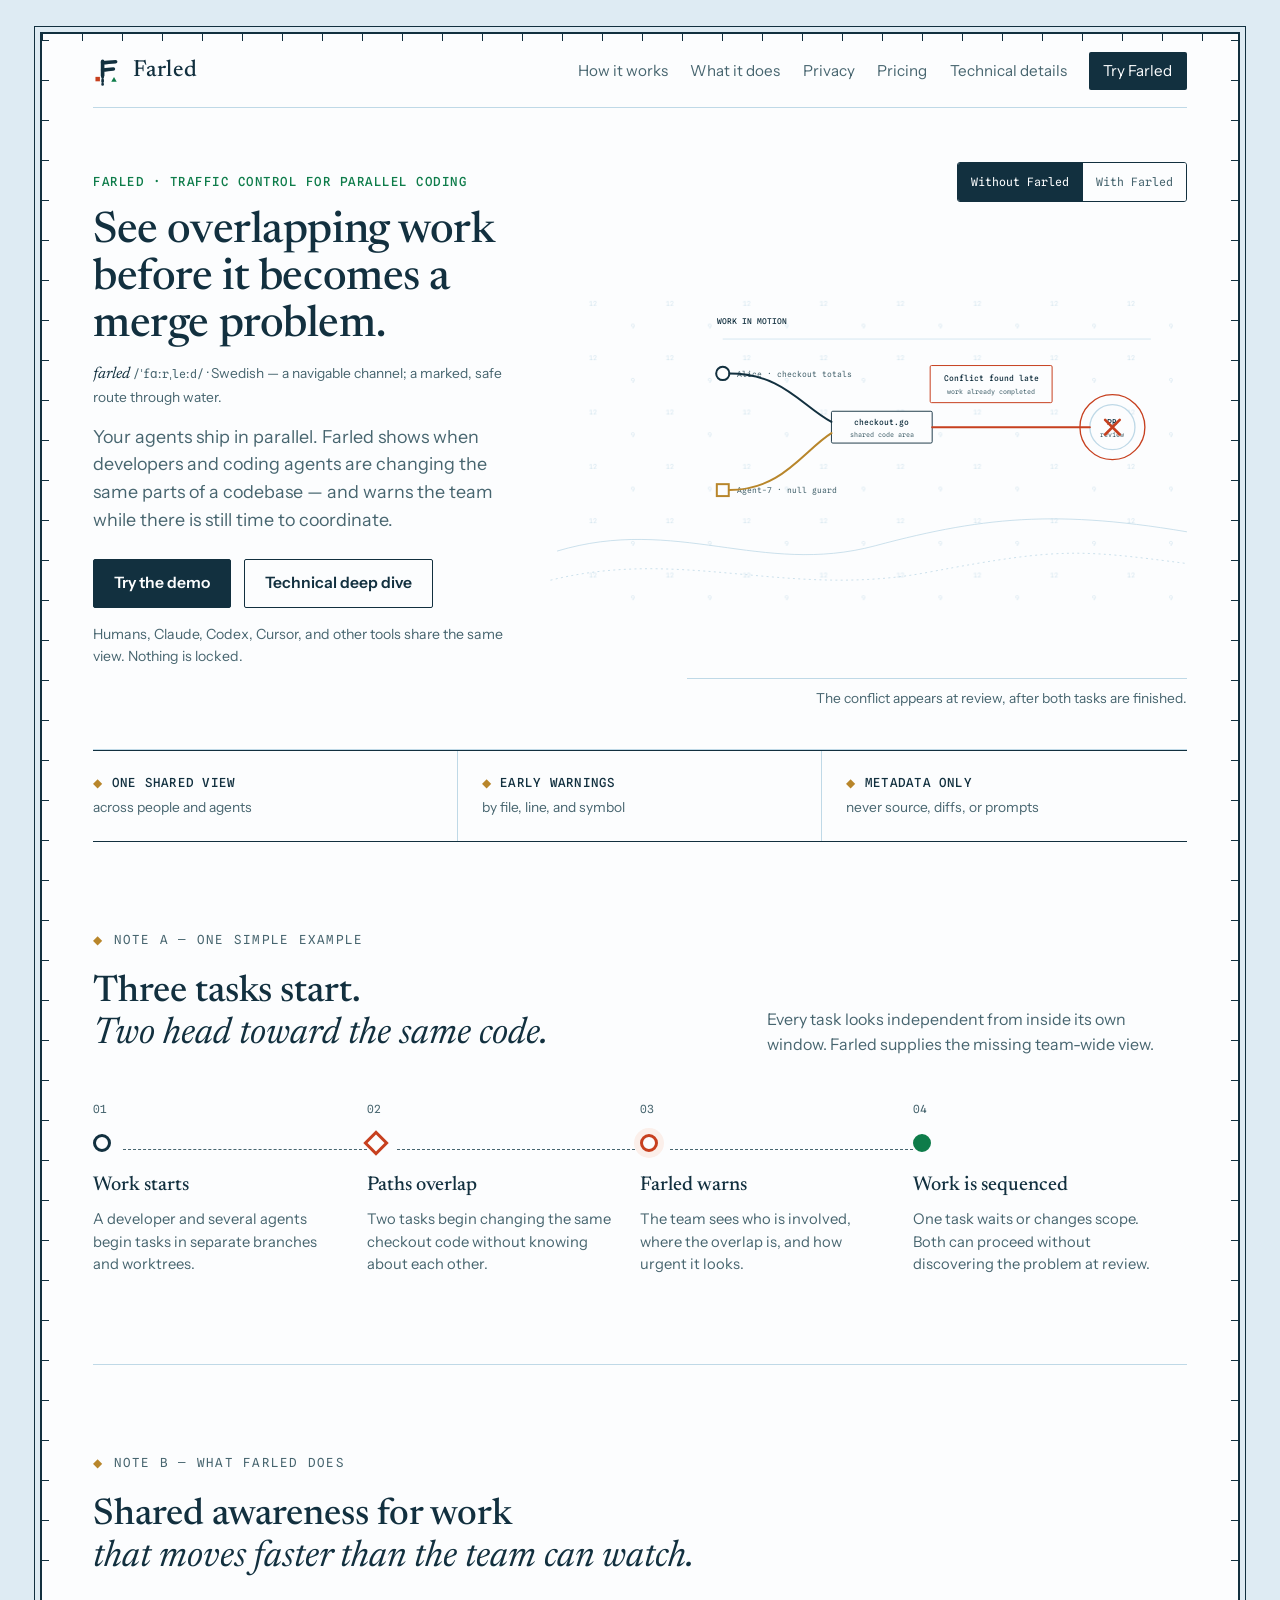
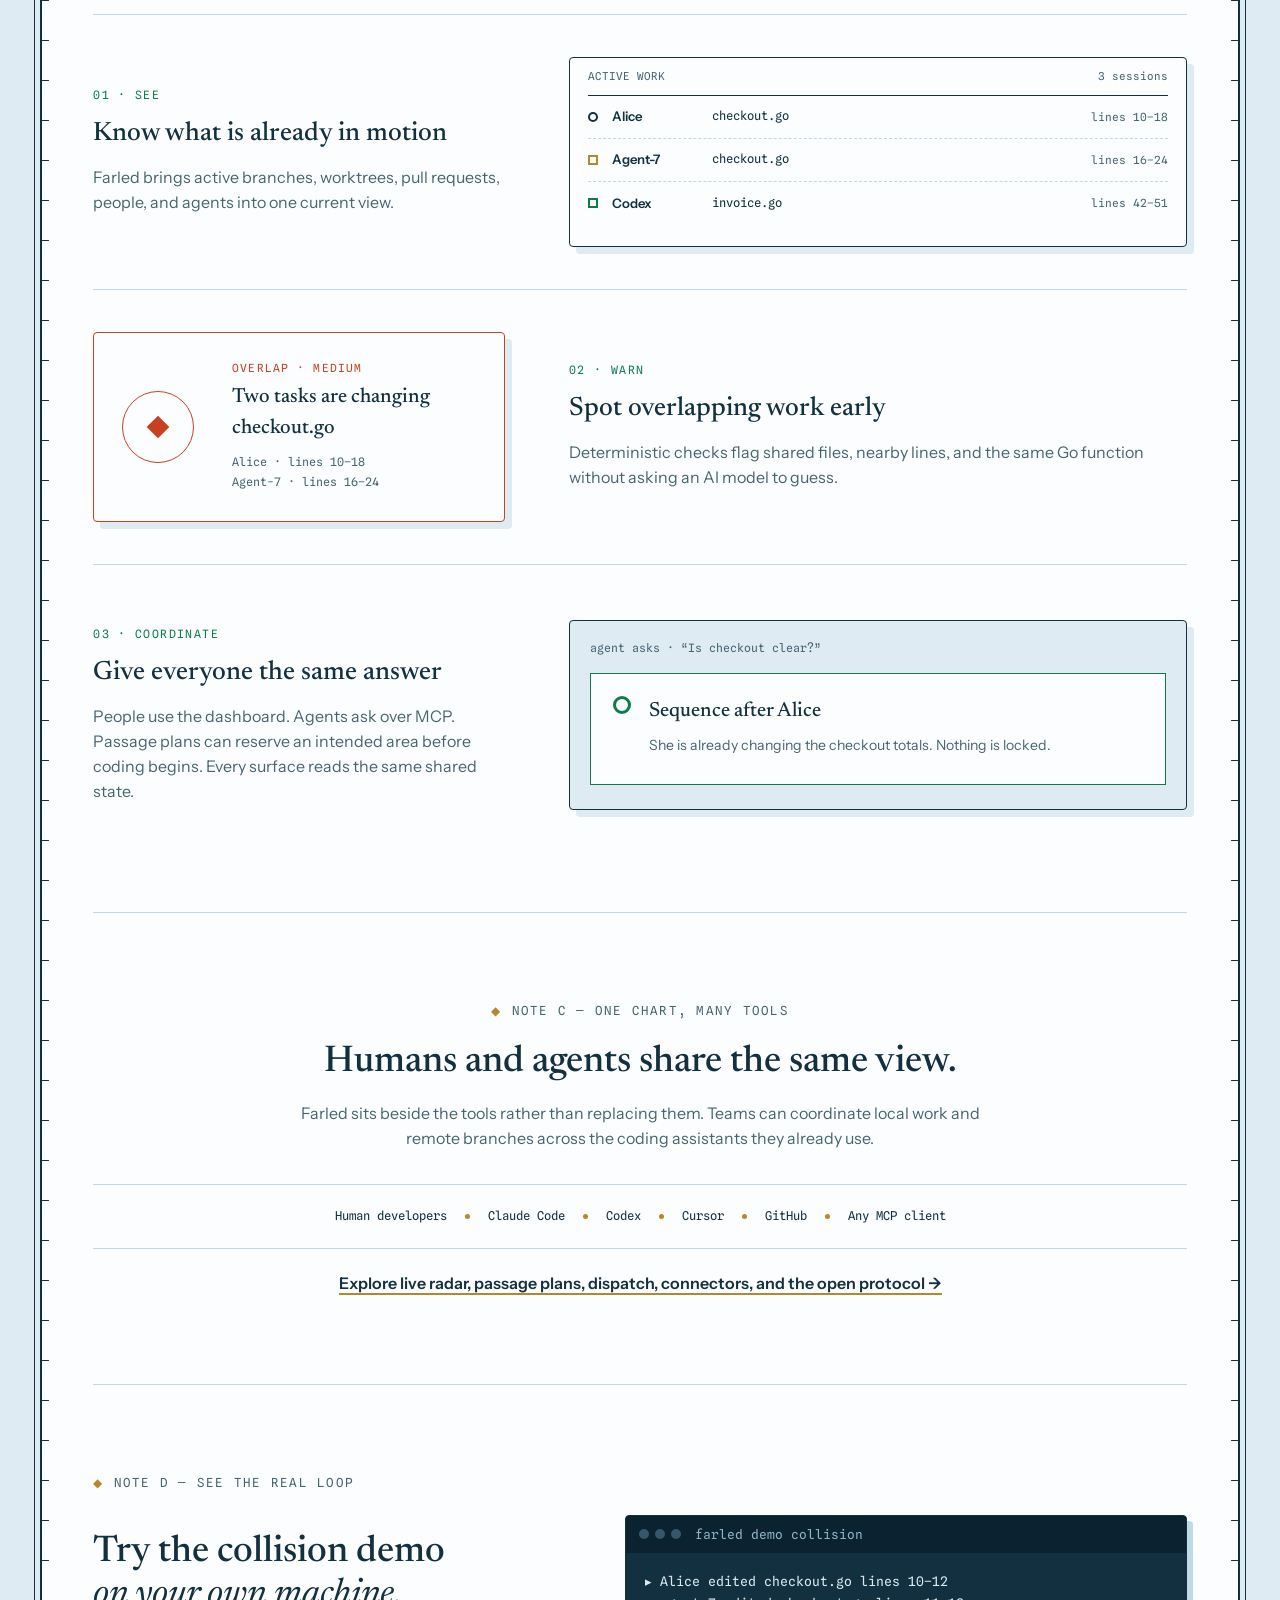
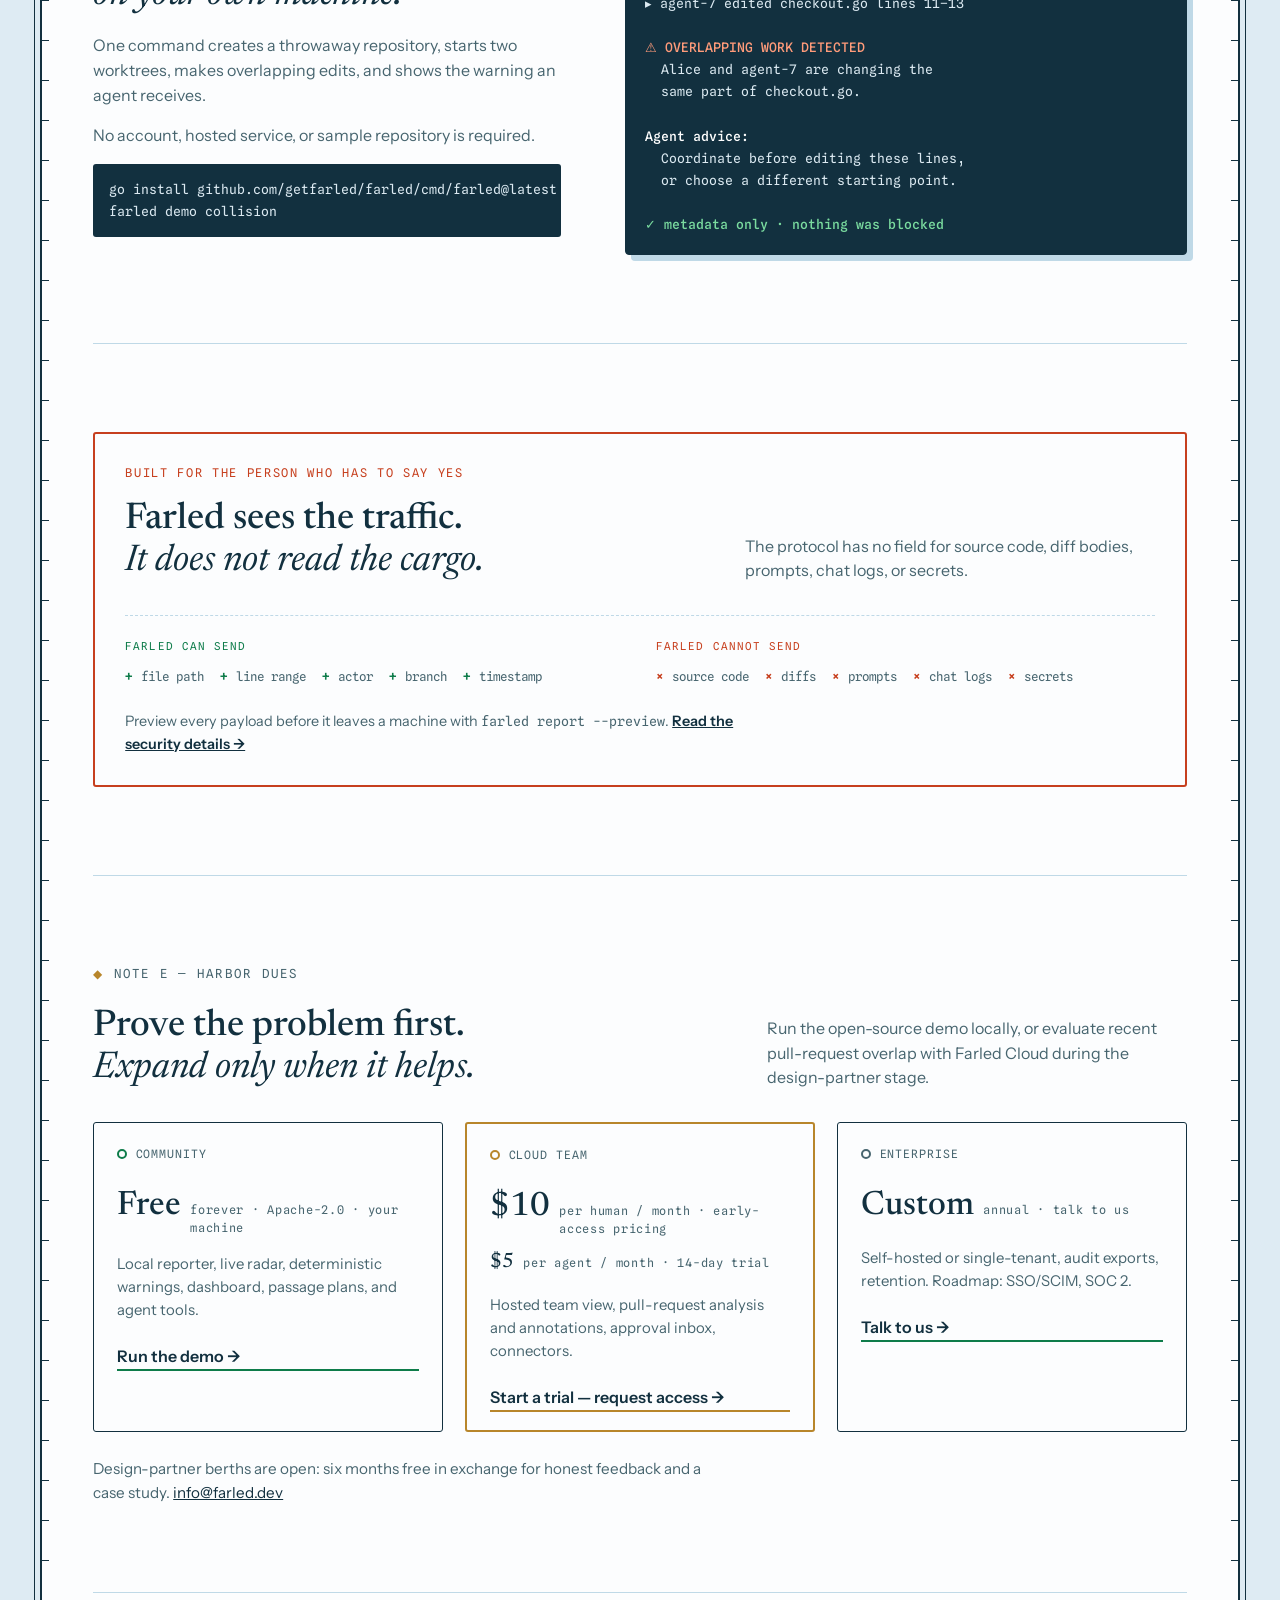
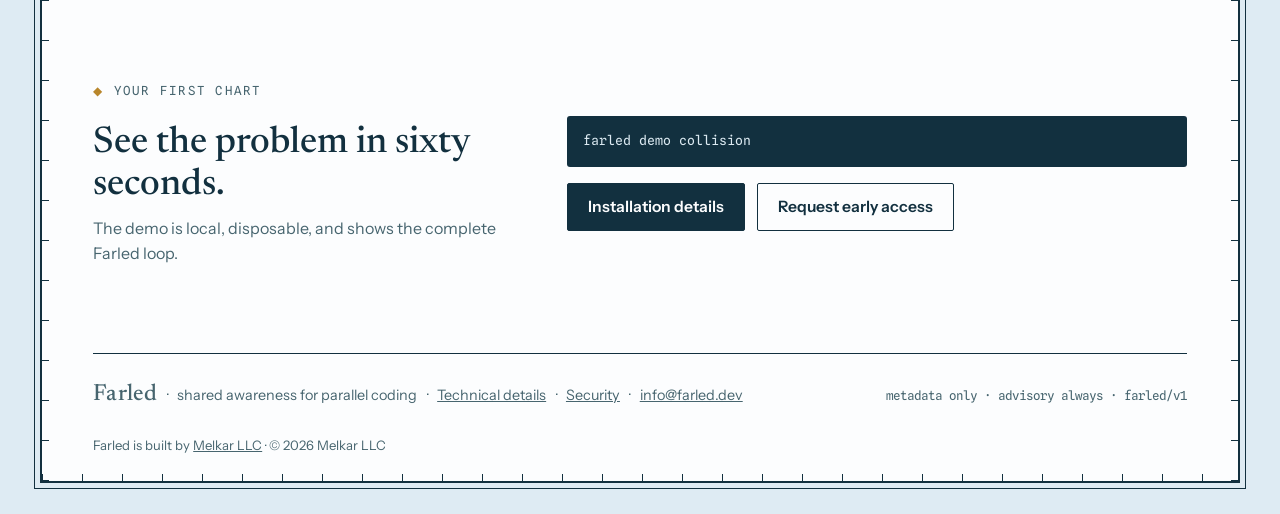
<file: index.html>
<!DOCTYPE html>
<html lang="en">
<head>
<meta charset="utf-8">
<meta name="viewport" content="width=device-width, initial-scale=1">
<title>Farled — see overlapping work before it becomes a merge problem</title>
<meta name="description" content="Farled shows when developers and coding agents are changing the same code, then warns the team while there is still time to coordinate.">
<link rel="canonical" href="https://farled.dev/">
<meta property="og:title" content="Farled — traffic control for parallel coding">
<meta property="og:description" content="See overlapping work before it becomes a merge problem. Farled gives people and coding agents one shared view of work in motion.">
<meta property="og:url" content="https://farled.dev/">
<meta property="og:type" content="website">
<meta name="twitter:card" content="summary">
<link rel="preconnect" href="https://fonts.googleapis.com">
<link rel="preconnect" href="https://fonts.gstatic.com" crossorigin>
<link href="https://fonts.googleapis.com/css2?family=Newsreader:ital,opsz,wght@0,6..72,400;0,6..72,500;1,6..72,400;1,6..72,500&family=Instrument+Sans:ital,wght@0,400;0,500;0,600;1,400&family=Spline+Sans+Mono:wght@400;500&display=swap" rel="stylesheet">
<link rel="stylesheet" href="styles.css?v=f68b04f">
<link rel="icon" href="data:image/svg+xml,%3Csvg xmlns='http://www.w3.org/2000/svg' viewBox='0 0 512 512'%3E%3Cg fill='none' stroke='%2312303F' stroke-width='86' stroke-linecap='round'%3E%3Cpath d='M164 92 V 330'/%3E%3Cpath d='M164 122 C 252 122 288 104 392 104'/%3E%3Cpath d='M164 244 C 244 244 272 228 354 228'/%3E%3C/g%3E%3Crect x='20' y='340' width='120' height='120' fill='%23C7401F'/%3E%3Cpath d='M290 460 h 136 l -68 -116 z' fill='%230E7C4A'/%3E%3C/svg%3E">
</head>
<body class="landing-page">
<div class="sheet">

<header class="masthead">
  <a class="brand brand-home" href="/" aria-label="Farled home">
    <svg class="brand-mark" viewBox="0 0 512 512" aria-hidden="true">
      <g fill="none" stroke="currentColor" stroke-width="62" stroke-linecap="round">
        <path d="M164 92 V 336"/>
        <path d="M164 116 C 252 116 288 98 386 98"/>
        <path d="M164 238 C 244 238 272 222 348 222"/>
        <path d="M164 336 V 486" stroke-dasharray="30 42" stroke-width="46"/>
      </g>
      <rect x="42" y="356" width="76" height="76" fill="var(--port)"/>
      <path d="M312 438 h 92 l -46 -80 z" fill="var(--starboard)"/>
    </svg>
    <span class="brand-name">Farled</span>
  </a>
  <nav class="topnav" aria-label="Main">
    <a href="#how-it-works">How it works</a>
    <a href="#outcomes">What it does</a>
    <a href="#privacy">Privacy</a>
    <a href="#pricing">Pricing</a>
    <a href="/platform">Technical details</a>
    <a class="nav-cta" href="#start">Try Farled</a>
  </nav>
</header>

<main>
  <section class="landing-hero" data-mode="without" aria-labelledby="hero-title">
    <div class="landing-hero-copy">
      <p class="hero-kicker">Farled · traffic control for parallel coding</p>
      <h1 id="hero-title">See overlapping work before it becomes a merge problem.</h1>
      <p class="landing-etym"><span>farled</span> <b>/ˈfɑːrˌleːd/</b> · Swedish — a navigable channel; a marked, safe route through water.</p>
      <p class="lede">Your agents ship in parallel. Farled shows when developers and coding agents are changing the same parts of a codebase — and warns the team while there is still time to coordinate.</p>
      <div class="hero-actions">
        <a class="btn btn-primary" href="#start">Try the demo</a>
        <a class="btn btn-ghost" href="/platform">Technical deep dive</a>
      </div>
      <p class="hero-footnote">Humans, Claude, Codex, Cursor, and other tools share the same view. Nothing is locked.</p>
    </div>

    <div class="mode-switch" role="group" aria-label="Compare the workflow">
      <button type="button" data-mode-button="without" aria-pressed="true">Without Farled</button>
      <button type="button" data-mode-button="with" aria-pressed="false">With Farled</button>
    </div>

    <div class="traffic-visual" role="img" aria-label="Alice and an agent work in parallel. Farled spots that both are changing checkout code and helps the work proceed in sequence.">
      <svg viewBox="0 0 920 470" aria-hidden="true">
        <defs>
          <pattern id="homeSoundings" width="116" height="82" patternUnits="userSpaceOnUse">
            <text x="18" y="24" class="traffic-sounding">12</text>
            <text x="82" y="58" class="traffic-sounding">9</text>
          </pattern>
        </defs>
        <rect width="920" height="470" fill="url(#homeSoundings)" opacity=".65"/>
        <path class="traffic-contour" d="M-30 394 C 150 340, 278 432, 450 386 S 736 330, 960 372"/>
        <path class="traffic-contour traffic-contour-dash" d="M-40 438 C 160 388, 318 466, 530 426 S 760 392, 960 418"/>

        <g class="traffic-base">
          <text x="212" y="52" class="traffic-label traffic-label-strong">WORK IN MOTION</text>
          <line x1="220" y1="74" x2="866" y2="74" class="traffic-hairline"/>

          <g transform="translate(220 126)">
            <circle r="10" class="traffic-person"/>
            <text x="22" y="5" class="traffic-label">Alice · checkout totals</text>
          </g>
          <g transform="translate(220 302)">
            <rect x="-9" y="-9" width="18" height="18" class="traffic-agent"/>
            <text x="22" y="5" class="traffic-label">Agent-7 · null guard</text>
          </g>

          <g transform="translate(460 207)">
            <rect x="-76" y="-24" width="152" height="48" rx="2" class="traffic-file"/>
            <text y="-3" text-anchor="middle" class="traffic-label traffic-label-strong">checkout.go</text>
            <text y="15" text-anchor="middle" class="traffic-note">shared code area</text>
          </g>
          <g transform="translate(808 207)">
            <circle r="34" class="traffic-port"/>
            <text y="-3" text-anchor="middle" class="traffic-label traffic-label-strong">PR</text>
            <text y="15" text-anchor="middle" class="traffic-note">review</text>
          </g>
        </g>

        <g class="mode-layer without-layer">
          <path d="M230 126 C 310 126, 338 174, 384 199" class="traffic-route route-human"/>
          <path d="M230 302 C 310 302, 342 242, 384 216" class="traffic-route route-agent"/>
          <path d="M536 207 C 642 207, 708 207, 774 207" class="traffic-route route-danger"/>
          <g transform="translate(808 207)" class="traffic-alert-late">
            <circle r="49" class="traffic-ping"/>
            <path d="M-11 -11 L11 11 M11 -11 L-11 11" class="traffic-cross"/>
          </g>
          <g transform="translate(625 142)" class="traffic-callout traffic-callout-danger">
            <rect x="-92" y="-28" width="184" height="56" rx="2"/>
            <text y="-4" text-anchor="middle" class="traffic-label traffic-label-strong">Conflict found late</text>
            <text y="15" text-anchor="middle" class="traffic-note">work already completed</text>
          </g>
        </g>

        <g class="mode-layer with-layer">
          <path d="M230 126 C 310 126, 338 174, 384 199" class="traffic-route route-human"/>
          <path d="M230 302 C 310 302, 342 242, 384 216" class="traffic-route route-agent"/>
          <g transform="translate(460 207)" class="traffic-alert-early">
            <circle r="39" class="traffic-ping"/>
            <circle r="8" class="traffic-warning-dot"/>
          </g>
          <g transform="translate(588 132)" class="traffic-callout traffic-callout-safe">
            <rect x="-104" y="-31" width="208" height="62" rx="2"/>
            <text y="-5" text-anchor="middle" class="traffic-label traffic-label-strong">Overlap spotted early</text>
            <text y="16" text-anchor="middle" class="traffic-note">coordinate or sequence</text>
          </g>
          <path d="M536 197 C 630 176, 696 178, 774 199" class="traffic-route route-safe"/>
          <path d="M472 232 C 514 302, 594 340, 674 334" class="traffic-route route-resequence"/>
          <g transform="translate(708 334)">
            <path d="M-13 0 L-3 10 L15 -12" class="traffic-check"/>
            <text x="27" y="5" class="traffic-label traffic-label-safe">Agent-7 goes next</text>
          </g>
        </g>
      </svg>
    </div>

    <p class="traffic-caption" aria-live="polite">
      <span class="without-caption">The conflict appears at review, after both tasks are finished.</span>
      <span class="with-caption">Farled sees the shared code area while both tasks are still in motion.</span>
    </p>
  </section>

  <section class="landing-facts" aria-label="Farled at a glance">
    <div><strong>One shared view</strong><span>across people and agents</span></div>
    <div><strong>Early warnings</strong><span>by file, line, and symbol</span></div>
    <div><strong>Metadata only</strong><span>never source, diffs, or prompts</span></div>
  </section>

  <section class="landing-story" id="how-it-works">
    <p class="note-label">NOTE A — ONE SIMPLE EXAMPLE</p>
    <div class="section-intro">
      <h2>Three tasks start.<br><em>Two head toward the same code.</em></h2>
      <p>Every task looks independent from inside its own window. Farled supplies the missing team-wide view.</p>
    </div>
    <ol class="story-steps">
      <li>
        <span class="story-number">01</span>
        <span class="story-marker marker-start" aria-hidden="true"></span>
        <h3>Work starts</h3>
        <p>A developer and several agents begin tasks in separate branches and worktrees.</p>
      </li>
      <li>
        <span class="story-number">02</span>
        <span class="story-marker marker-cross" aria-hidden="true"></span>
        <h3>Paths overlap</h3>
        <p>Two tasks begin changing the same checkout code without knowing about each other.</p>
      </li>
      <li>
        <span class="story-number">03</span>
        <span class="story-marker marker-warn" aria-hidden="true"></span>
        <h3>Farled warns</h3>
        <p>The team sees who is involved, where the overlap is, and how urgent it looks.</p>
      </li>
      <li>
        <span class="story-number">04</span>
        <span class="story-marker marker-clear" aria-hidden="true"></span>
        <h3>Work is sequenced</h3>
        <p>One task waits or changes scope. Both can proceed without discovering the problem at review.</p>
      </li>
    </ol>
  </section>

  <section class="landing-outcomes" id="outcomes">
    <p class="note-label">NOTE B — WHAT FARLED DOES</p>
    <h2>Shared awareness for work<br><em>that moves faster than the team can watch.</em></h2>

    <article class="outcome-row">
      <div class="outcome-copy">
        <p class="outcome-index">01 · SEE</p>
        <h3>Know what is already in motion</h3>
        <p>Farled brings active branches, worktrees, pull requests, people, and agents into one current view.</p>
      </div>
      <div class="mini-radar" role="img" aria-label="Three active work sessions touching different parts of a repository">
        <div class="mini-radar-head"><span>ACTIVE WORK</span><span>3 sessions</span></div>
        <div class="mini-session"><i class="person-dot"></i><b>Alice</b><span>checkout.go</span><em>lines 10–18</em></div>
        <div class="mini-session"><i class="agent-dot"></i><b>Agent-7</b><span>checkout.go</span><em>lines 16–24</em></div>
        <div class="mini-session"><i class="agent-dot safe"></i><b>Codex</b><span>invoice.go</span><em>lines 42–51</em></div>
      </div>
    </article>

    <article class="outcome-row outcome-reverse">
      <div class="outcome-copy">
        <p class="outcome-index">02 · WARN</p>
        <h3>Spot overlapping work early</h3>
        <p>Deterministic checks flag shared files, nearby lines, and the same Go function without asking an AI model to guess.</p>
      </div>
      <div class="mini-warning" role="img" aria-label="Farled warning that Alice and Agent-7 are changing overlapping checkout code">
        <div class="warning-beacon"><span></span></div>
        <div>
          <p class="warning-label">OVERLAP · MEDIUM</p>
          <strong>Two tasks are changing checkout.go</strong>
          <p>Alice · lines 10–18<br>Agent-7 · lines 16–24</p>
        </div>
      </div>
    </article>

    <article class="outcome-row">
      <div class="outcome-copy">
        <p class="outcome-index">03 · COORDINATE</p>
        <h3>Give everyone the same answer</h3>
        <p>People use the dashboard. Agents ask over MCP. Passage plans can reserve an intended area before coding begins. Every surface reads the same shared state.</p>
      </div>
      <div class="mini-advice" role="img" aria-label="Farled advises an agent to sequence its task after work already underway">
        <p class="advice-query">agent asks · “Is checkout clear?”</p>
        <div class="advice-answer">
          <span class="advice-flag"></span>
          <div><b>Sequence after Alice</b><p>She is already changing the checkout totals. Nothing is locked.</p></div>
        </div>
      </div>
    </article>
  </section>

  <section class="tool-span">
    <p class="note-label">NOTE C — ONE CHART, MANY TOOLS</p>
    <h2>Humans and agents share the same view.</h2>
    <p>Farled sits beside the tools rather than replacing them. Teams can coordinate local work and remote branches across the coding assistants they already use.</p>
    <div class="tool-line" aria-label="Compatible participants">
      <span>Human developers</span><i></i><span>Claude Code</span><i></i><span>Codex</span><i></i><span>Cursor</span><i></i><span>GitHub</span><i></i><span>Any MCP client</span>
    </div>
    <p class="technical-link"><a href="/platform">Explore live radar, passage plans, dispatch, connectors, and the open protocol →</a></p>
  </section>

  <section class="landing-proof">
    <p class="note-label">NOTE D — SEE THE REAL LOOP</p>
    <div class="proof-grid">
      <div class="proof-copy">
        <h2>Try the collision demo<br><em>on your own machine.</em></h2>
        <p>One command creates a throwaway repository, starts two worktrees, makes overlapping edits, and shows the warning an agent receives.</p>
        <p>No account, hosted service, or sample repository is required.</p>
        <pre class="cmd cmd-wide"><code>go install github.com/getfarled/farled/cmd/farled@latest
farled demo collision</code></pre>
      </div>
      <div class="terminal compact-terminal" role="img" aria-label="Terminal output showing a collision detected by Farled">
        <div class="term-bar"><span></span><span></span><span></span><em>farled demo collision</em></div>
        <pre><code>▸ Alice edited checkout.go lines 10–12
▸ agent-7 edited checkout.go lines 11–13

<b class="warn">⚠ OVERLAPPING WORK DETECTED</b>
  Alice and agent-7 are changing the
  same part of checkout.go.

<b>Agent advice:</b>
  Coordinate before editing these lines,
  or choose a different starting point.

<b class="ok">✓ metadata only · nothing was blocked</b></code></pre>
      </div>
    </div>
  </section>

  <section class="privacy landing-privacy" id="privacy">
    <div class="caution privacy-plain">
      <p class="caution-label">BUILT FOR THE PERSON WHO HAS TO SAY YES</p>
      <div class="privacy-heading">
        <h2>Farled sees the traffic.<br><em>It does not read the cargo.</em></h2>
        <p>The protocol has no field for source code, diff bodies, prompts, chat logs, or secrets.</p>
      </div>
      <div class="privacy-manifest" role="img" aria-label="Farled sends file paths, line ranges, actor names, branches, and timestamps, but not source code, diffs, prompts, or secrets">
        <div class="manifest-yes">
          <p>FARLED CAN SEND</p>
          <span>file path</span><span>line range</span><span>actor</span><span>branch</span><span>timestamp</span>
        </div>
        <div class="manifest-no">
          <p>FARLED CANNOT SEND</p>
          <span>source code</span><span>diffs</span><span>prompts</span><span>chat logs</span><span>secrets</span>
        </div>
      </div>
      <p class="privacy-foot">Preview every payload before it leaves a machine with <span class="mono">farled report --preview</span>. <a href="/security">Read the security details →</a></p>
    </div>
  </section>

  <section class="landing-pricing" id="pricing">
    <p class="note-label">NOTE E — HARBOR DUES</p>
    <div class="section-intro">
      <h2>Prove the problem first.<br><em>Expand only when it helps.</em></h2>
      <p>Run the open-source demo locally, or evaluate recent pull-request overlap with Farled Cloud during the design-partner stage.</p>
    </div>
    <div class="price-grid">
      <article class="price-card">
        <p class="price-route"><span class="buoy-dot green"></span> Community</p>
        <p class="price"><b>Free</b><span>forever · Apache-2.0 · your machine</span></p>
        <p>Local reporter, live radar, deterministic warnings, dashboard, passage plans, and agent tools.</p>
        <a href="#start">Run the demo →</a>
      </article>
      <article class="price-card price-featured">
        <p class="price-route"><span class="buoy-dot gold"></span> Cloud Team</p>
        <p class="price"><b>$10</b><span>per human / month · early-access pricing</span></p>
        <p class="price price-sub"><b>$5</b><span>per agent / month · 14-day trial</span></p>
        <p>Hosted team view, pull-request analysis and annotations, approval inbox, connectors.</p>
        <!-- GO-LIVE: restore href https://cloud.farled.dev/signup once the cloud host is up (deploy/README.md) -->
        <!--email_off--><a href="mailto:info@farled.dev?subject=Farled%20Cloud%20trial">Start a trial — request access →</a><!--email_on-->
      </article>
      <article class="price-card">
        <p class="price-route"><span class="buoy-dot"></span> Enterprise</p>
        <p class="price"><b>Custom</b><span>annual · talk to us</span></p>
        <p>Self-hosted or single-tenant, audit exports, retention. Roadmap: SSO/SCIM, SOC 2.</p>
        <!--email_off--><a href="mailto:info@farled.dev?subject=Farled%20Enterprise">Talk to us →</a><!--email_on-->
      </article>
    </div>
    <p class="pr-foot">Design-partner berths are open: six months free in exchange for honest feedback and a case study. <!--email_off--><a href="mailto:info@farled.dev?subject=Farled%20design%20partner">info@farled.dev</a><!--email_on--></p>
      </section>

  <section class="landing-start" id="start">
    <div>
      <p class="note-label">YOUR FIRST CHART</p>
      <h2>See the problem in sixty seconds.</h2>
      <p>The demo is local, disposable, and shows the complete Farled loop.</p>
    </div>
    <div class="start-action">
      <pre class="cmd"><code>farled demo collision</code></pre>
      <div class="hero-actions">
        <a class="btn btn-primary" href="/platform#get-started">Installation details</a>
        <!--email_off--><a class="btn btn-ghost" href="mailto:info@farled.dev?subject=Farled%20early%20access">Request early access</a><!--email_on-->
      </div>
    </div>
  </section>
</main>

<footer class="colophon">
  <div>
    <span class="brand-name">Farled</span>
    <span class="foot-sep">·</span> shared awareness for parallel coding
    <span class="foot-sep">·</span> <a href="/platform">Technical details</a>
    <span class="foot-sep">·</span> <a href="/security">Security</a>
    <span class="foot-sep">·</span> <!--email_off--><a href="mailto:info@farled.dev">info@farled.dev</a><!--email_on-->
  </div>
  <div class="foot-meta mono">metadata only · advisory always · farled/v1</div>
  <div class="foot-company">Farled is built by <a href="https://melkarllc.com">Melkar LLC</a> · © 2026 Melkar LLC</div>
</footer>

</div>

<script>
  const hero = document.querySelector('.landing-hero');
  const modeButtons = document.querySelectorAll('[data-mode-button]');
  const setMode = (mode) => {
    hero.dataset.mode = mode;
    for (const button of modeButtons) {
      button.setAttribute('aria-pressed', String(button.dataset.modeButton === mode));
    }
  };
  let userChose = false;
  for (const button of modeButtons) {
    button.addEventListener('click', () => { userChose = true; setMode(button.dataset.modeButton); });
  }
  if (!matchMedia('(prefers-reduced-motion: reduce)').matches) {
    setTimeout(() => { if (!userChose) setMode('with'); }, 3200);
  }

  const reduce = matchMedia('(prefers-reduced-motion: reduce)').matches;
  if (!reduce) {
    document.body.classList.add('motion');
    const observer = new IntersectionObserver((entries) => {
      for (const entry of entries) {
        if (entry.isIntersecting) {
          entry.target.classList.add('in');
          observer.unobserve(entry.target);
        }
      }
    }, { threshold: 0.12 });
    document.querySelectorAll('main > section').forEach((section) => observer.observe(section));
  } else {
    document.querySelectorAll('main > section').forEach((section) => section.classList.add('in'));
  }
</script>
</body>
</html>
</file>
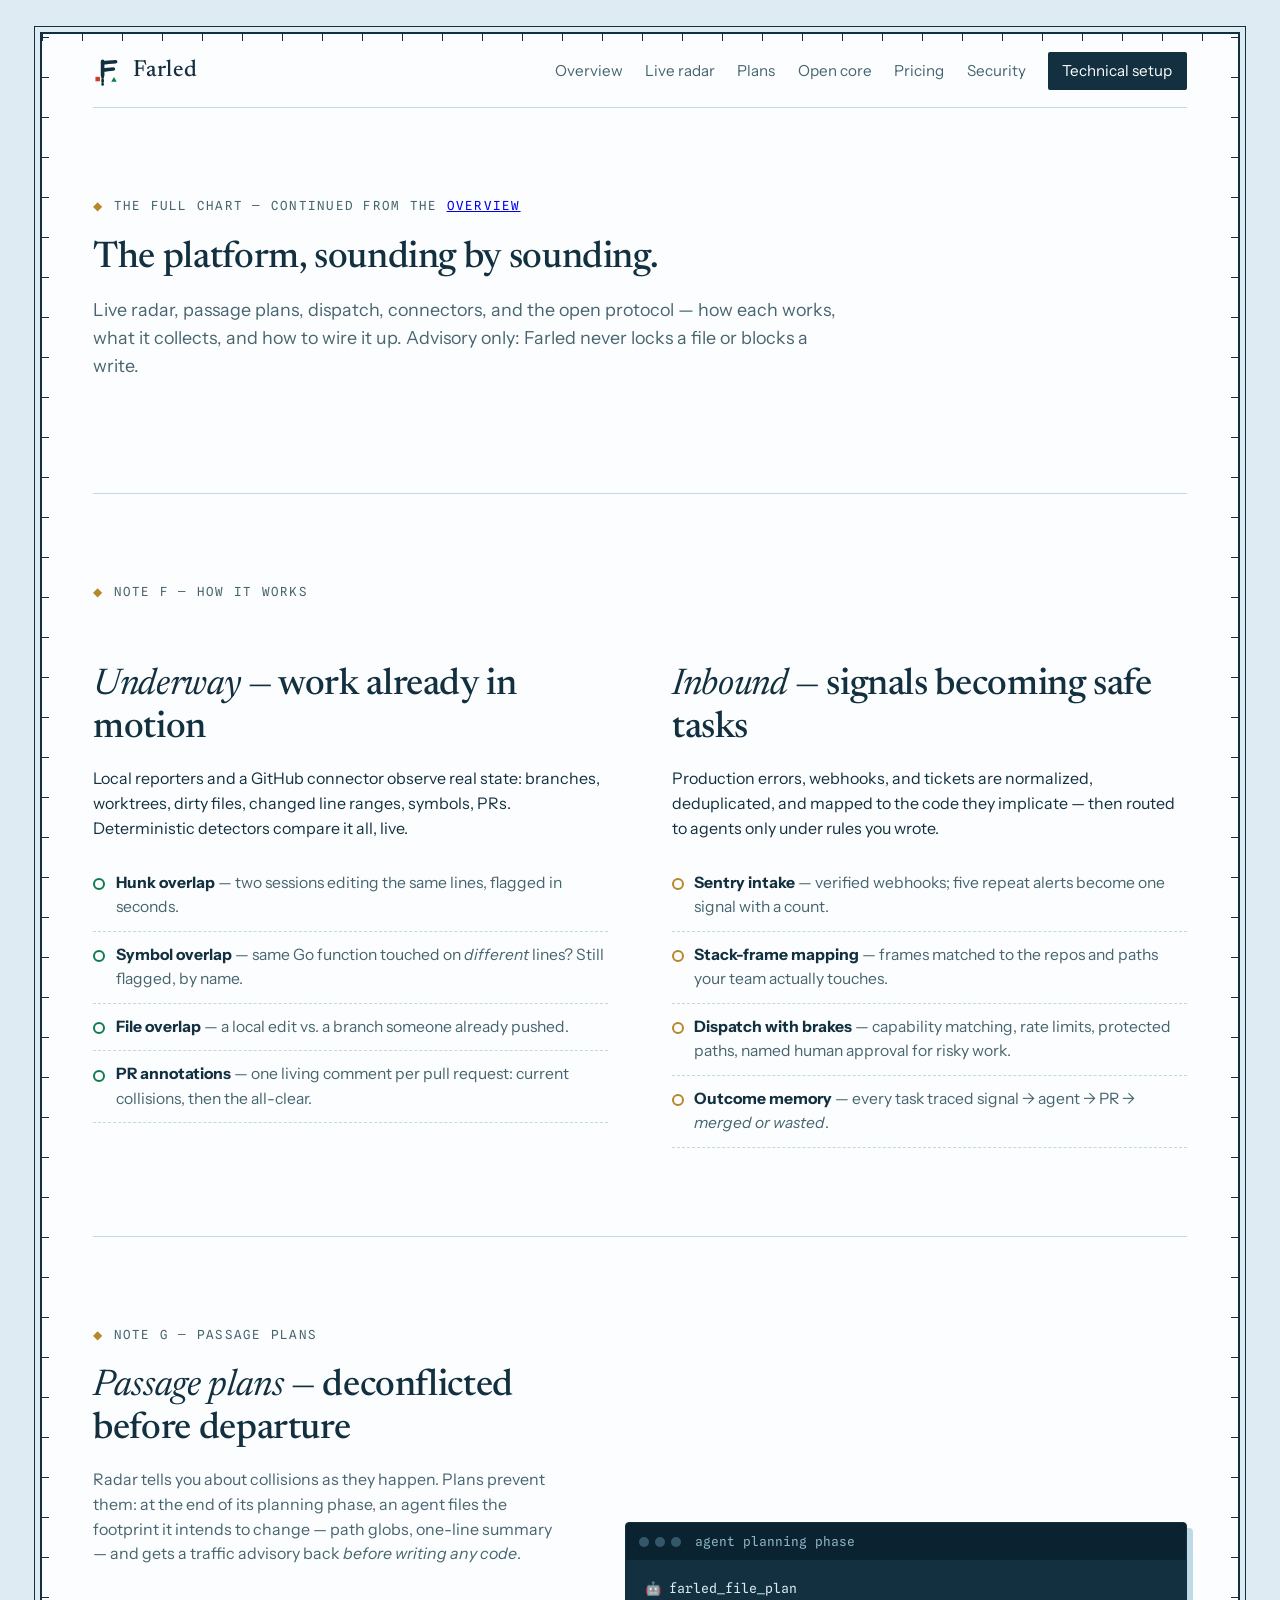
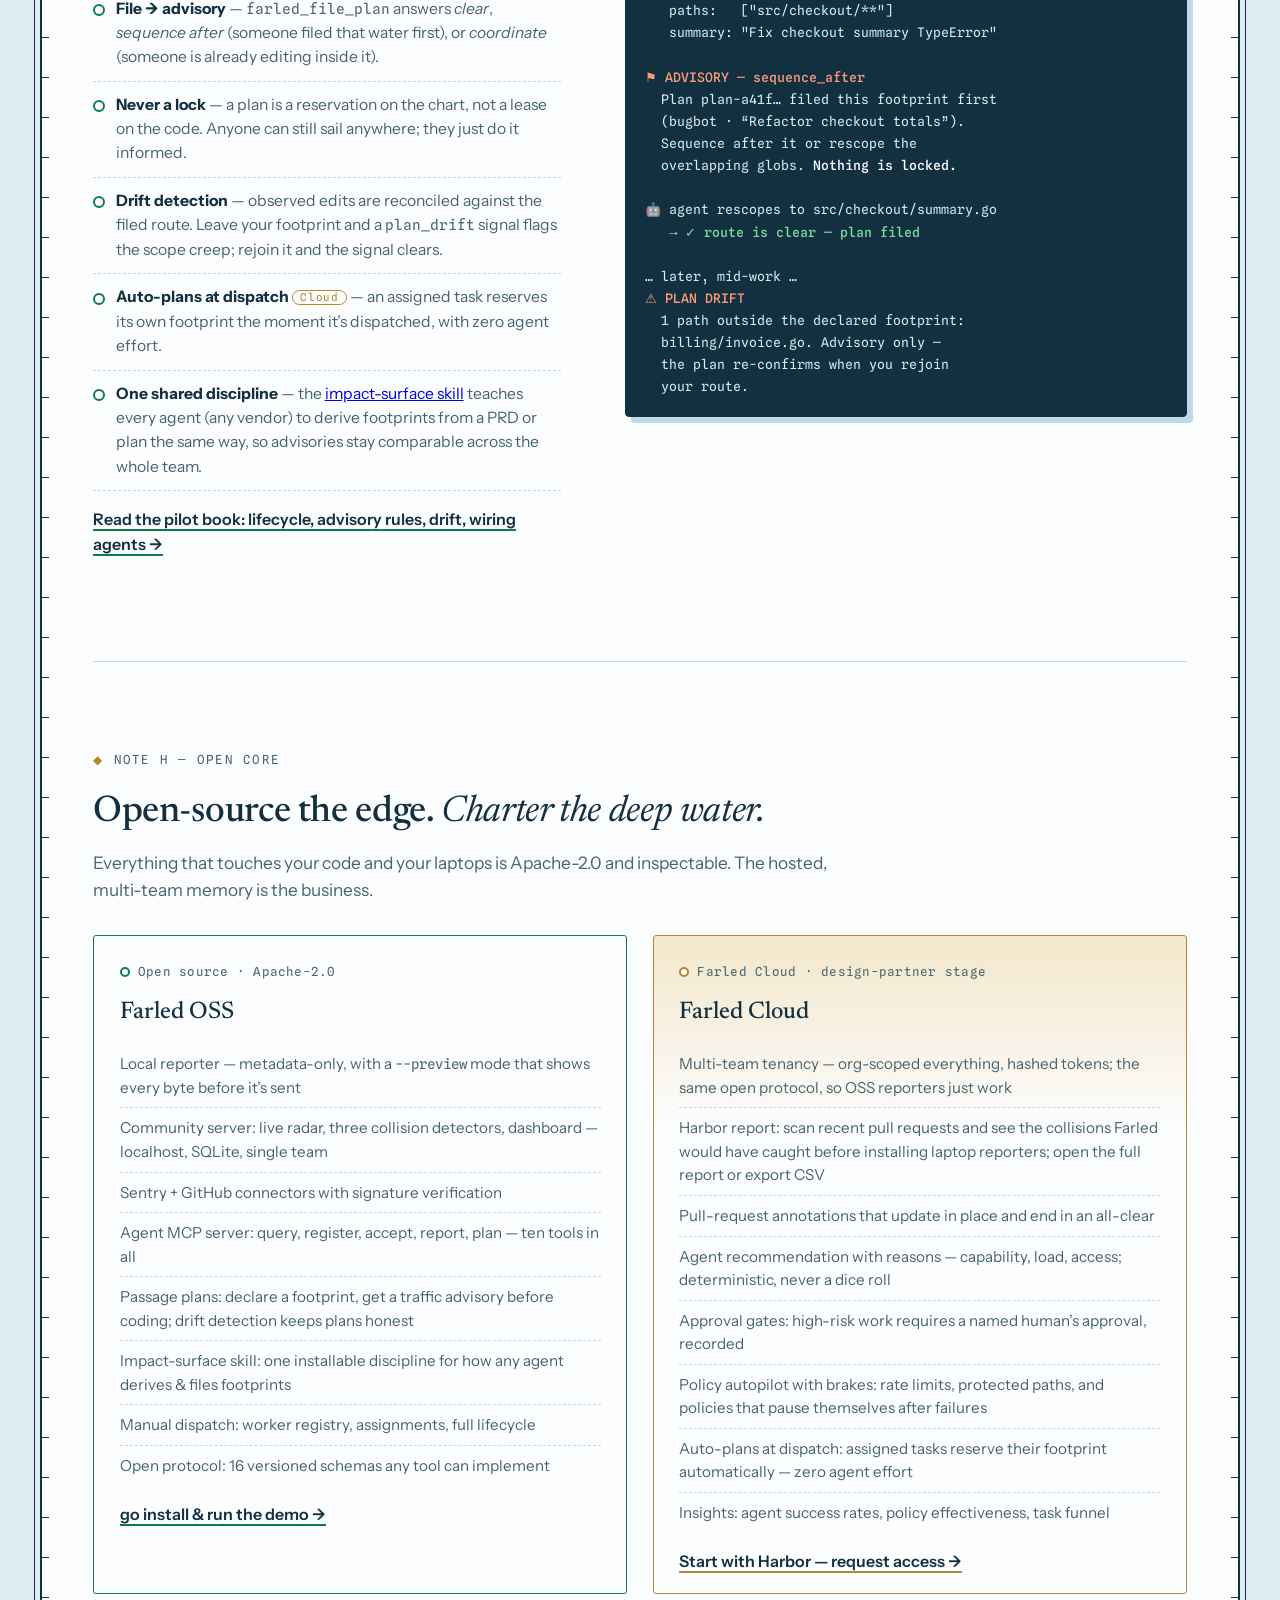
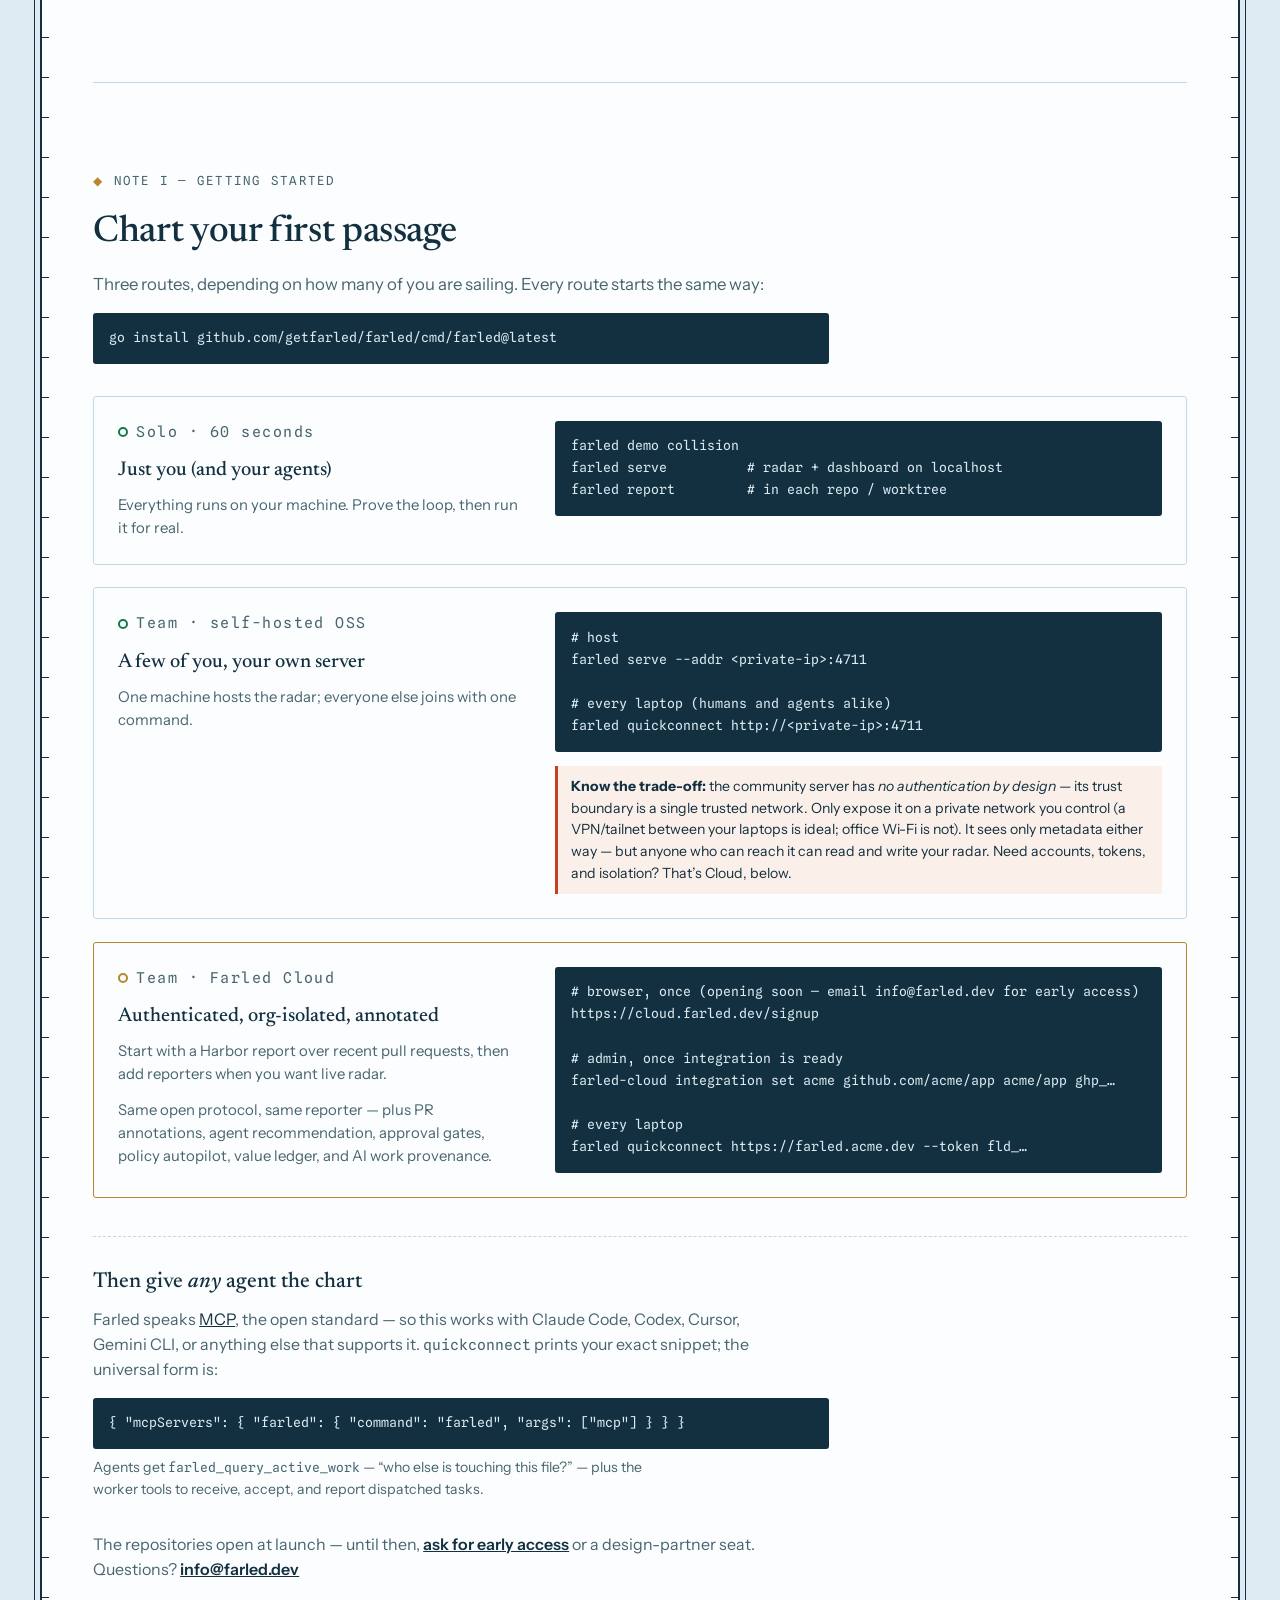
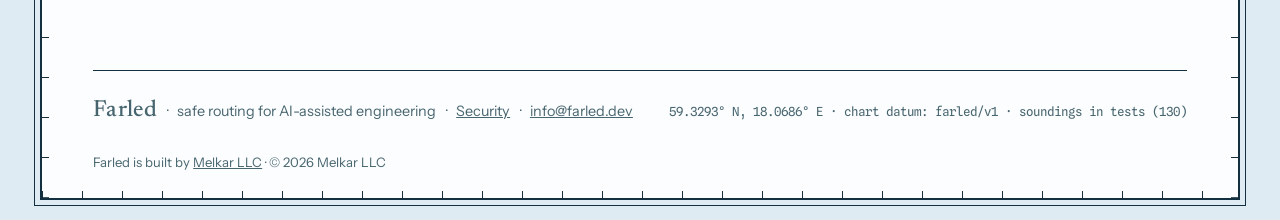
<file: platform.html>
<!DOCTYPE html>
<html lang="en">
<head>
<meta charset="utf-8">
<meta name="viewport" content="width=device-width, initial-scale=1">
<title>Farled Platform — technical product details</title>
<meta name="description" content="Technical details for Farled: live work radar, collision detection, passage plans, dispatch, privacy, open source, and Cloud.">
<link rel="canonical" href="https://farled.dev/platform">
<meta property="og:title" content="Farled Platform — technical product details">
<meta property="og:description" content="Explore Farled's live work radar, deterministic collision detection, passage plans, agent dispatch, privacy model, and open-source architecture.">
<meta property="og:url" content="https://farled.dev/platform">
<meta property="og:type" content="website">
<meta name="twitter:card" content="summary">
<link rel="preconnect" href="https://fonts.googleapis.com">
<link rel="preconnect" href="https://fonts.gstatic.com" crossorigin>
<link href="https://fonts.googleapis.com/css2?family=Newsreader:ital,opsz,wght@0,6..72,400;0,6..72,500;1,6..72,400;1,6..72,500&family=Instrument+Sans:ital,wght@0,400;0,500;0,600;1,400&family=Spline+Sans+Mono:wght@400;500&display=swap" rel="stylesheet">
<link rel="stylesheet" href="styles.css?v=f68b04f">
<link rel="icon" href="data:image/svg+xml,%3Csvg xmlns='http://www.w3.org/2000/svg' viewBox='0 0 512 512'%3E%3Cg fill='none' stroke='%2312303F' stroke-width='86' stroke-linecap='round'%3E%3Cpath d='M164 92 V 330'/%3E%3Cpath d='M164 122 C 252 122 288 104 392 104'/%3E%3Cpath d='M164 244 C 244 244 272 228 354 228'/%3E%3C/g%3E%3Crect x='20' y='340' width='120' height='120' fill='%23C7401F'/%3E%3Cpath d='M290 460 h 136 l -68 -116 z' fill='%230E7C4A'/%3E%3C/svg%3E">
</head>
<body>
<div class="sheet">

<header class="masthead">
  <a class="brand brand-home" href="/" aria-label="Farled home">
    <svg class="brand-mark" viewBox="0 0 512 512" aria-hidden="true">
      <g fill="none" stroke="currentColor" stroke-width="62" stroke-linecap="round">
        <path d="M164 92 V 336"/>
        <path d="M164 116 C 252 116 288 98 386 98"/>
        <path d="M164 238 C 244 238 272 222 348 222"/>
        <path d="M164 336 V 486" stroke-dasharray="30 42" stroke-width="46"/>
      </g>
      <rect x="42" y="356" width="76" height="76" fill="var(--port)"/>
      <path d="M312 438 h 92 l -46 -80 z" fill="var(--starboard)"/>
    </svg>
    <span class="brand-name">Farled</span>
  </a>
  <nav class="topnav" aria-label="Main">
    <a href="/">Overview</a>
    <a href="#underway">Live radar</a>
    <a href="#plans">Plans</a>
    <a href="#open-core">Open&nbsp;core</a>
    <a href="/#pricing">Pricing</a>
    <a href="/security">Security</a>
    <a class="nav-cta" href="#get-started">Technical setup</a>
  </nav>
</header>

<section class="strip">
  <p class="note-label">THE FULL CHART — CONTINUED FROM THE <a href="/">OVERVIEW</a></p>
  <h2>The platform, sounding by sounding.</h2>
  <p class="lede">Live radar, passage plans, dispatch, connectors, and the open protocol — how each works, what it collects, and how to wire it up. Advisory only: Farled never locks a file or blocks a write.</p>
</section>

<!-- ============ THE PROBLEM ============ -->


<!-- ============ DEPARTURES / ARRIVALS ============ -->
<section class="two-motions" id="underway">
  <p class="note-label">NOTE F — HOW IT WORKS</p>
  <div class="motion">
    <h2><em>Underway</em> — work already in motion</h2>
    <p>Local reporters and a GitHub connector observe real state: branches, worktrees, dirty files, changed line ranges, symbols, PRs. Deterministic detectors compare it all, live.</p>
    <ul class="feature-list">
      <li><strong>Hunk overlap</strong> — two sessions editing the same lines, flagged in seconds.</li>
      <li><strong>Symbol overlap</strong> — same Go function touched on <em>different</em> lines? Still flagged, by name.</li>
      <li><strong>File overlap</strong> — a local edit vs. a branch someone already pushed.</li>
      <li><strong>PR annotations</strong> — one living comment per pull request: current collisions, then the all-clear.</li>
    </ul>
  </div>
  <div class="motion" id="inbound">
    <h2><em>Inbound</em> — signals becoming safe tasks</h2>
    <p>Production errors, webhooks, and tickets are normalized, deduplicated, and mapped to the code they implicate — then routed to agents only under rules you wrote.</p>
    <ul class="feature-list">
      <li><strong>Sentry intake</strong> — verified webhooks; five repeat alerts become one signal with a count.</li>
      <li><strong>Stack-frame mapping</strong> — frames matched to the repos and paths your team actually touches.</li>
      <li><strong>Dispatch with brakes</strong> — capability matching, rate limits, protected paths, named human approval for risky work.</li>
      <li><strong>Outcome memory</strong> — every task traced signal → agent → PR → <em>merged or wasted</em>.</li>
    </ul>
  </div>
</section>

<!-- ============ PASSAGE PLANS ============ -->
<section class="proof" id="plans">
  <p class="note-label">NOTE G — PASSAGE PLANS</p>
  <div class="proof-grid">
    <div class="proof-copy">
      <h2><em>Passage plans</em> — deconflicted before departure</h2>
      <p>Radar tells you about collisions as they happen. Plans prevent them: at the end of its planning phase, an agent files the footprint it intends to change — path globs, one-line summary — and gets a traffic advisory back <em>before writing any code</em>.</p>
      <ul class="feature-list">
        <li><strong>File → advisory</strong> — <span class="mono">farled_file_plan</span> answers <em>clear</em>, <em>sequence&nbsp;after</em> (someone filed that water first), or <em>coordinate</em> (someone is already editing inside it).</li>
        <li><strong>Never a lock</strong> — a plan is a reservation on the chart, not a lease on the code. Anyone can still sail anywhere; they just do it informed.</li>
        <li><strong>Drift detection</strong> — observed edits are reconciled against the filed route. Leave your footprint and a <span class="mono">plan_drift</span> signal flags the scope creep; rejoin it and the signal clears.</li>
        <li><strong>Auto-plans at dispatch</strong> <span class="badge-cloud">Cloud</span> — an assigned task reserves its own footprint the moment it’s dispatched, with zero agent effort.</li>
        <li><strong>One shared discipline</strong> — the <a href="/docs/impact-surface">impact-surface skill</a> teaches every agent (any vendor) to derive footprints from a PRD or plan the same way, so advisories stay comparable across the whole team.</li>
      </ul>
      <p class="oc-cta"><a href="/docs/passage-plans">Read the pilot book: lifecycle, advisory rules, drift, wiring agents →</a></p>
    </div>
    <div class="terminal" role="img" aria-label="Terminal output of an agent filing a passage plan and receiving a traffic advisory">
      <div class="term-bar"><span></span><span></span><span></span><em>agent planning phase</em></div>
      <pre><code>🤖 farled_file_plan
   paths:   ["src/checkout/**"]
   summary: "Fix checkout summary TypeError"

<b class="warn">⚑ ADVISORY — sequence_after</b>
  Plan plan-a41f… filed this footprint first
  (bugbot · “Refactor checkout totals”).
  Sequence after it or rescope the
  overlapping globs. <b>Nothing is locked.</b>

🤖 agent rescopes to src/checkout/summary.go
   → <b class="ok">✓ route is clear — plan filed</b>

… later, mid-work …
<b class="warn">⚠ PLAN DRIFT</b>
  1 path outside the declared footprint:
  billing/invoice.go. Advisory only —
  the plan re-confirms when you rejoin
  your route.</code></pre>
    </div>
  </div>
</section>

<!-- ============ TERMINAL PROOF ============ -->


<!-- ============ OPEN CORE ============ -->
<section class="opencore" id="open-core">
  <p class="note-label">NOTE H — OPEN CORE</p>
  <h2>Open-source the edge. <em>Charter the deep water.</em></h2>
  <p class="oc-lede">Everything that touches your code and your laptops is Apache-2.0 and inspectable. The hosted, multi-team memory is the business.</p>
  <div class="oc-grid">
    <div class="oc-card oc-oss">
      <p class="oc-tag"><span class="buoy-dot green"></span>Open source · Apache-2.0</p>
      <h3>Farled OSS</h3>
      <ul>
        <li>Local reporter — metadata-only, with a <span class="mono">--preview</span> mode that shows every byte before it’s sent</li>
        <li>Community server: live radar, three collision detectors, dashboard — localhost, SQLite, single team</li>
        <li>Sentry + GitHub connectors with signature verification</li>
        <li>Agent MCP server: query, register, accept, report, plan — ten tools in all</li>
        <li>Passage plans: declare a footprint, get a traffic advisory before coding; drift detection keeps plans honest</li>
        <li>Impact-surface skill: one installable discipline for how any agent derives &amp; files footprints</li>
        <li>Manual dispatch: worker registry, assignments, full lifecycle</li>
        <li>Open protocol: 16 versioned schemas any tool can implement</li>
      </ul>
      <p class="oc-cta"><a href="#get-started">go install &amp; run the demo →</a></p>
    </div>
    <div class="oc-card oc-cloud">
      <p class="oc-tag"><span class="buoy-dot gold"></span>Farled Cloud · design-partner stage</p>
      <h3>Farled Cloud</h3>
      <ul>
        <li>Multi-team tenancy — org-scoped everything, hashed tokens; the same open protocol, so OSS reporters just work</li>
        <li>Harbor report: scan recent pull requests and see the collisions Farled would have caught before installing laptop reporters; open the full report or export CSV</li>
        <li>Pull-request annotations that update in place and end in an all-clear</li>
        <li>Agent recommendation with reasons — capability, load, access; deterministic, never a dice roll</li>
        <li>Approval gates: high-risk work requires a named human’s approval, recorded</li>
        <li>Policy autopilot with brakes: rate limits, protected paths, and policies that pause themselves after failures</li>
        <li>Auto-plans at dispatch: assigned tasks reserve their footprint automatically — zero agent effort</li>
        <li>Insights: agent success rates, policy effectiveness, task funnel</li>
      </ul>
      <!-- GO-LIVE: restore href https://cloud.farled.dev/signup once the cloud host is up (deploy/README.md) -->
      <p class="oc-cta"><!--email_off--><a href="mailto:info@farled.dev?subject=Farled%20Harbor%20evaluation">Start with Harbor — request access →</a><!--email_on--></p>
    </div>
  </div>
</section>

<!-- ============ PRICING ============ -->


<!-- ============ PRIVACY ============ -->


<!-- ============ GETTING STARTED ============ -->
<section class="getstarted" id="get-started">
  <p class="note-label">NOTE I — GETTING STARTED</p>
  <h2>Chart your first passage</h2>
  <p class="gs-lede">Three routes, depending on how many of you are sailing. Every route starts the same way:</p>
  <pre class="cmd cmd-wide"><code>go install github.com/getfarled/farled/cmd/farled@latest</code></pre>

  <div class="paths">
    <article class="path">
      <div class="path-info">
        <p class="path-tag"><span class="buoy-dot green"></span>Solo · 60 seconds</p>
        <h3>Just you (and your agents)</h3>
        <p>Everything runs on your machine. Prove the loop, then run it for real.</p>
      </div>
      <div class="path-how">
        <pre class="cmd"><code>farled demo collision
farled serve          # radar + dashboard on localhost
farled report         # in each repo / worktree</code></pre>
      </div>
    </article>

    <article class="path">
      <div class="path-info">
        <p class="path-tag"><span class="buoy-dot green"></span>Team · self-hosted OSS</p>
        <h3>A few of you, your own server</h3>
        <p>One machine hosts the radar; everyone else joins with one command.</p>
      </div>
      <div class="path-how">
        <pre class="cmd"><code># host
farled serve --addr &lt;private-ip&gt;:4711

# every laptop (humans and agents alike)
farled quickconnect http://&lt;private-ip&gt;:4711</code></pre>
        <div class="path-caution">
          <strong>Know the trade-off:</strong> the community server has <em>no authentication by design</em> — its trust boundary is a single trusted network. Only expose it on a private network you control (a VPN/tailnet between your laptops is ideal; office Wi-Fi is not). It sees only metadata either way — but anyone who can reach it can read and write your radar. Need accounts, tokens, and isolation? That’s Cloud, below.
        </div>
      </div>
    </article>

    <article class="path">
      <div class="path-info">
        <p class="path-tag"><span class="buoy-dot gold"></span>Team · Farled Cloud</p>
        <h3>Authenticated, org-isolated, annotated</h3>
        <p>Start with a Harbor report over recent pull requests, then add reporters when you want live radar.</p>
        <p class="path-note">Same open protocol, same reporter — plus PR annotations, agent recommendation, approval gates, policy autopilot, value ledger, and AI work provenance.</p>
      </div>
      <div class="path-how">
        <pre class="cmd"><code># browser, once (opening soon — email info@farled.dev for early access)
https://cloud.farled.dev/signup

# admin, once integration is ready
farled-cloud integration set acme github.com/acme/app acme/app ghp_…

# every laptop
farled quickconnect https://farled.acme.dev --token fld_…</code></pre>
      </div>
    </article>
  </div>

  <div class="agents-any">
    <h3>Then give <em>any</em> agent the chart</h3>
    <p>Farled speaks <a href="https://modelcontextprotocol.io">MCP</a>, the open standard — so this works with Claude Code, Codex, Cursor, Gemini CLI, or anything else that supports it. <span class="mono">quickconnect</span> prints your exact snippet; the universal form is:</p>
    <pre class="cmd cmd-wide"><code>{ "mcpServers": { "farled": { "command": "farled", "args": ["mcp"] } } }</code></pre>
    <p class="path-note">Agents get <span class="mono">farled_query_active_work</span> — “who else is touching this file?” — plus the worker tools to receive, accept, and report dispatched tasks.</p>
  </div>

  <p class="gs-foot">The repositories open at launch — until then, <!--email_off--><a href="mailto:info@farled.dev?subject=Farled%20early%20access">ask for early access</a><!--email_on--> or a design-partner seat. Questions? <!--email_off--><a href="mailto:info@farled.dev">info@farled.dev</a><!--email_on--></p>
</section>

<footer class="colophon">
  <div>
    <span class="brand-name">Farled</span>
    <span class="foot-sep">·</span> safe routing for AI-assisted engineering
    <span class="foot-sep">·</span> <a href="/security">Security</a>
    <span class="foot-sep">·</span> <!--email_off--><a href="mailto:info@farled.dev">info@farled.dev</a><!--email_on-->
  </div>
  <div class="foot-meta mono">59.3293° N, 18.0686° E · chart datum: farled/v1 · soundings in tests (130)</div>
  <div class="foot-company">Farled is built by <a href="https://melkarllc.com">Melkar LLC</a> · © 2026 Melkar LLC</div>
</footer>

</div><!-- /sheet -->

<script>
  // Scroll reveal + one-shot hero course drawing. Honors reduced motion.
  const reduce = matchMedia('(prefers-reduced-motion: reduce)').matches;
  if (!reduce) {
    document.body.classList.add('motion');
    const io = new IntersectionObserver((entries) => {
      for (const e of entries) if (e.isIntersecting) { e.target.classList.add('in'); io.unobserve(e.target); }
    }, { threshold: 0.15 });
    document.querySelectorAll('section').forEach(s => io.observe(s));
  } else {
    document.querySelectorAll('section').forEach(s => s.classList.add('in'));
  }
</script>
</body>
</html>
</file>
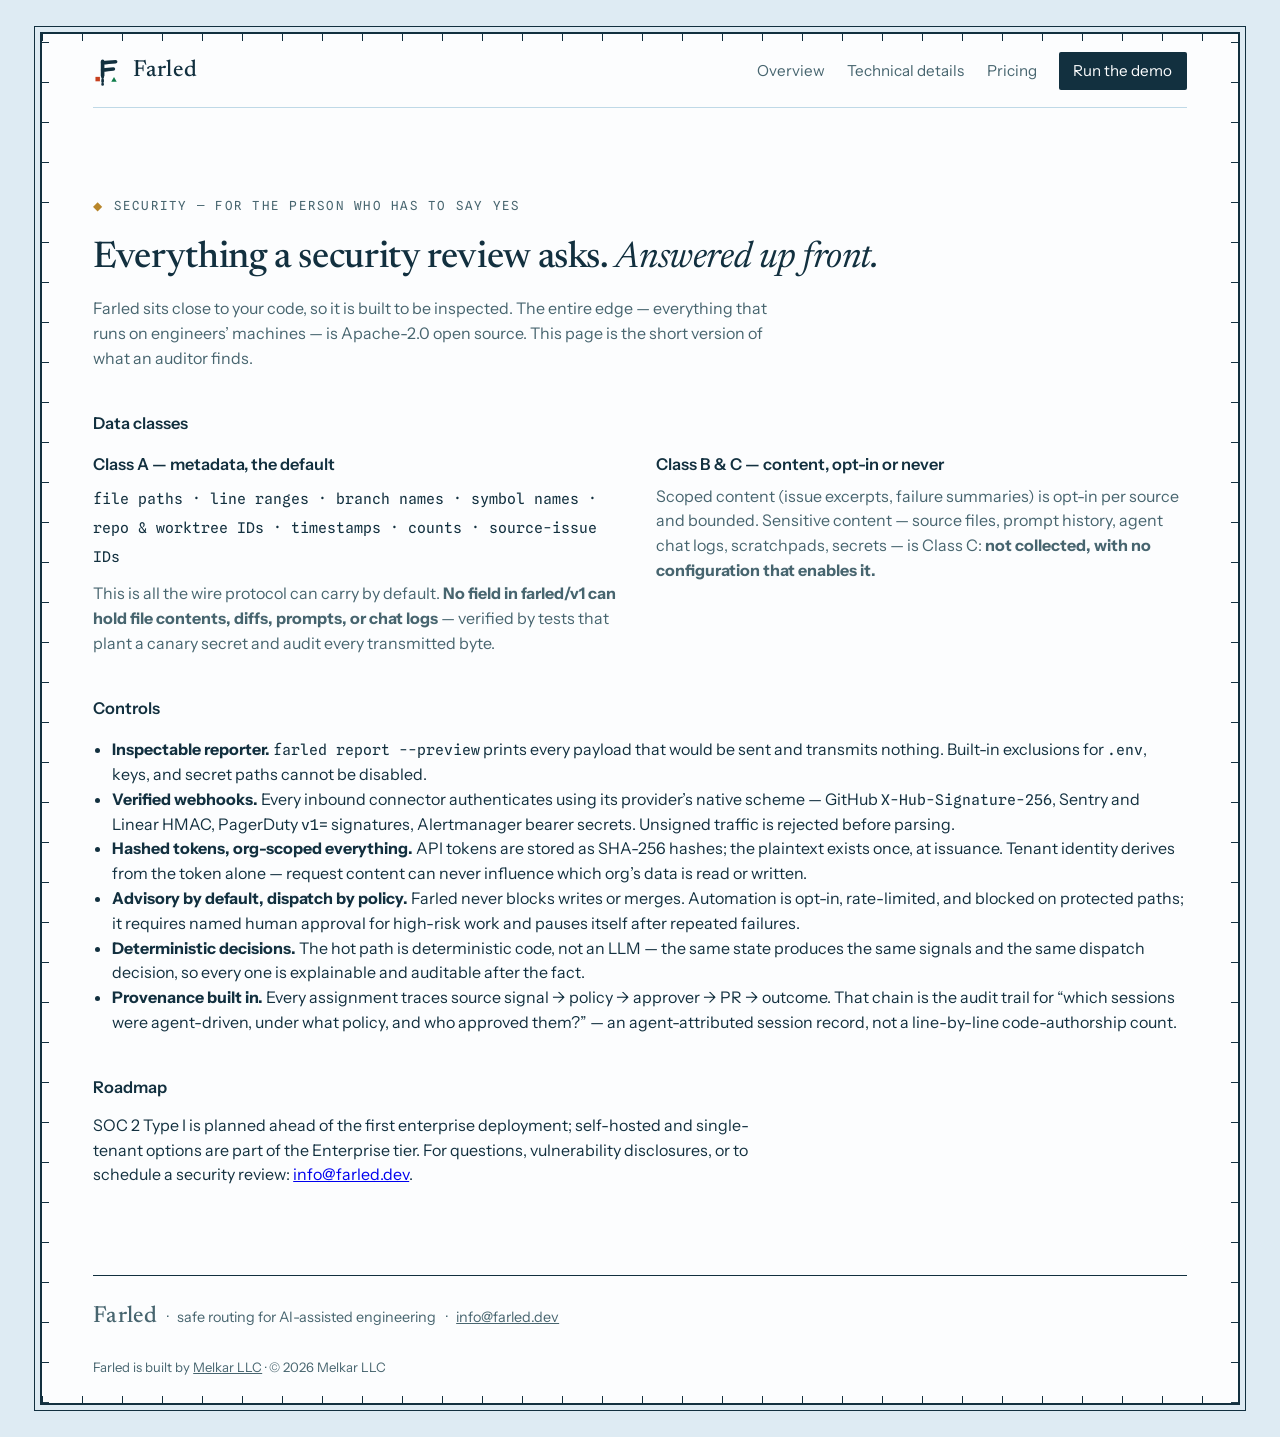
<file: security.html>
<!DOCTYPE html>
<html lang="en">
<head>
<meta charset="utf-8">
<meta name="viewport" content="width=device-width, initial-scale=1">
<title>Security — Farled</title>
<meta name="description" content="How Farled handles your data: metadata-only by structure, verified webhooks, hashed tokens, org-scoped tenancy, and an inspectable open-source edge.">
<link rel="canonical" href="https://farled.dev/security">
<link rel="preconnect" href="https://fonts.googleapis.com">
<link rel="preconnect" href="https://fonts.gstatic.com" crossorigin>
<link href="https://fonts.googleapis.com/css2?family=Newsreader:ital,opsz,wght@0,6..72,400;0,6..72,500;1,6..72,400;1,6..72,500&family=Instrument+Sans:ital,wght@0,400;0,500;0,600;1,400&family=Spline+Sans+Mono:wght@400;500&display=swap" rel="stylesheet">
<link rel="stylesheet" href="styles.css?v=f68b04f">
<link rel="icon" href="data:image/svg+xml,%3Csvg xmlns='http://www.w3.org/2000/svg' viewBox='0 0 512 512'%3E%3Cg fill='none' stroke='%2312303F' stroke-width='86' stroke-linecap='round'%3E%3Cpath d='M164 92 V 330'/%3E%3Cpath d='M164 122 C 252 122 288 104 392 104'/%3E%3Cpath d='M164 244 C 244 244 272 228 354 228'/%3E%3C/g%3E%3Crect x='20' y='340' width='120' height='120' fill='%23C7401F'/%3E%3Cpath d='M290 460 h 136 l -68 -116 z' fill='%230E7C4A'/%3E%3C/svg%3E">
</head>
<body>
<div class="sheet">

<header class="masthead">
  <a class="brand brand-home" href="/" aria-label="Farled home">
    <svg class="brand-mark" viewBox="0 0 512 512" aria-hidden="true">
      <g fill="none" stroke="currentColor" stroke-width="62" stroke-linecap="round">
        <path d="M164 92 V 336"/>
        <path d="M164 116 C 252 116 288 98 386 98"/>
        <path d="M164 238 C 244 238 272 222 348 222"/>
        <path d="M164 336 V 486" stroke-dasharray="30 42" stroke-width="46"/>
      </g>
      <rect x="42" y="356" width="76" height="76" fill="var(--port)"/>
      <path d="M312 438 h 92 l -46 -80 z" fill="var(--starboard)"/>
    </svg>
    <span class="brand-name">Farled</span>
  </a>
  <nav class="topnav" aria-label="Main">
    <a href="/">Overview</a>
    <a href="/platform">Technical details</a>
    <a href="/#pricing">Pricing</a>
    <a class="nav-cta" href="/platform#get-started">Run the demo</a>
  </nav>
</header>

<section class="privacy">
  <p class="note-label">SECURITY — FOR THE PERSON WHO HAS TO SAY YES</p>
  <h2>Everything a security review asks. <em>Answered up front.</em></h2>
  <p class="pr-lede">Farled sits close to your code, so it is built to be inspected. The entire edge — everything that runs on engineers’ machines — is Apache-2.0 open source. This page is the short version of what an auditor finds.</p>

  <h3 style="margin-top:2.5rem">Data classes</h3>
  <div class="cols2" style="margin-top:1rem">
    <div>
      <h3>Class A — metadata, the default</h3>
      <p class="mono-list">file paths · line ranges · branch names · symbol names · repo &amp; worktree IDs · timestamps · counts · source-issue IDs</p>
      <p style="margin-top:.6rem">This is all the wire protocol can carry by default. <strong>No field in farled/v1 can hold file contents, diffs, prompts, or chat logs</strong> — verified by tests that plant a canary secret and audit every transmitted byte.</p>
    </div>
    <div>
      <h3>Class B &amp; C — content, opt-in or never</h3>
      <p>Scoped content (issue excerpts, failure summaries) is opt-in per source and bounded. Sensitive content — source files, prompt history, agent chat logs, scratchpads, secrets — is Class C: <strong>not collected, with no configuration that enables it.</strong></p>
    </div>
  </div>

  <h3 style="margin-top:2.5rem">Controls</h3>
  <ul style="margin-top:1rem; padding-left:1.2rem">
    <li><strong>Inspectable reporter.</strong> <span class="mono">farled report --preview</span> prints every payload that would be sent and transmits nothing. Built-in exclusions for <span class="mono">.env</span>, keys, and secret paths cannot be disabled.</li>
    <li><strong>Verified webhooks.</strong> Every inbound connector authenticates using its provider’s native scheme — GitHub <span class="mono">X-Hub-Signature-256</span>, Sentry and Linear HMAC, PagerDuty <span class="mono">v1=</span> signatures, Alertmanager bearer secrets. Unsigned traffic is rejected before parsing.</li>
    <li><strong>Hashed tokens, org-scoped everything.</strong> API tokens are stored as SHA-256 hashes; the plaintext exists once, at issuance. Tenant identity derives from the token alone — request content can never influence which org’s data is read or written.</li>
    <li><strong>Advisory by default, dispatch by policy.</strong> Farled never blocks writes or merges. Automation is opt-in, rate-limited, and blocked on protected paths; it requires named human approval for high-risk work and pauses itself after repeated failures.</li>
    <li><strong>Deterministic decisions.</strong> The hot path is deterministic code, not an LLM — the same state produces the same signals and the same dispatch decision, so every one is explainable and auditable after the fact.</li>
    <li><strong>Provenance built in.</strong> Every assignment traces source signal → policy → approver → PR → outcome. That chain is the audit trail for “which sessions were agent-driven, under what policy, and who approved them?” — an agent-attributed session record, not a line-by-line code-authorship count.</li>
  </ul>

  <h3 style="margin-top:2.5rem">Roadmap</h3>
  <p style="margin-top:.8rem">SOC 2 Type I is planned ahead of the first enterprise deployment; self-hosted and single-tenant options are part of the Enterprise tier. For questions, vulnerability disclosures, or to schedule a security review: <!--email_off--><a href="mailto:info@farled.dev?subject=Security">info@farled.dev</a><!--email_on-->.</p>
</section>

<footer class="colophon">
  <div>
    <span class="brand-name">Farled</span>
    <span class="foot-sep">·</span> safe routing for AI-assisted engineering
    <span class="foot-sep">·</span> <!--email_off--><a href="mailto:info@farled.dev">info@farled.dev</a><!--email_on-->
  </div>
  <div class="foot-company">Farled is built by <a href="https://melkarllc.com">Melkar LLC</a> · © 2026 Melkar LLC</div>
</footer>

</div><!-- /sheet -->
</body>
</html>
</file>
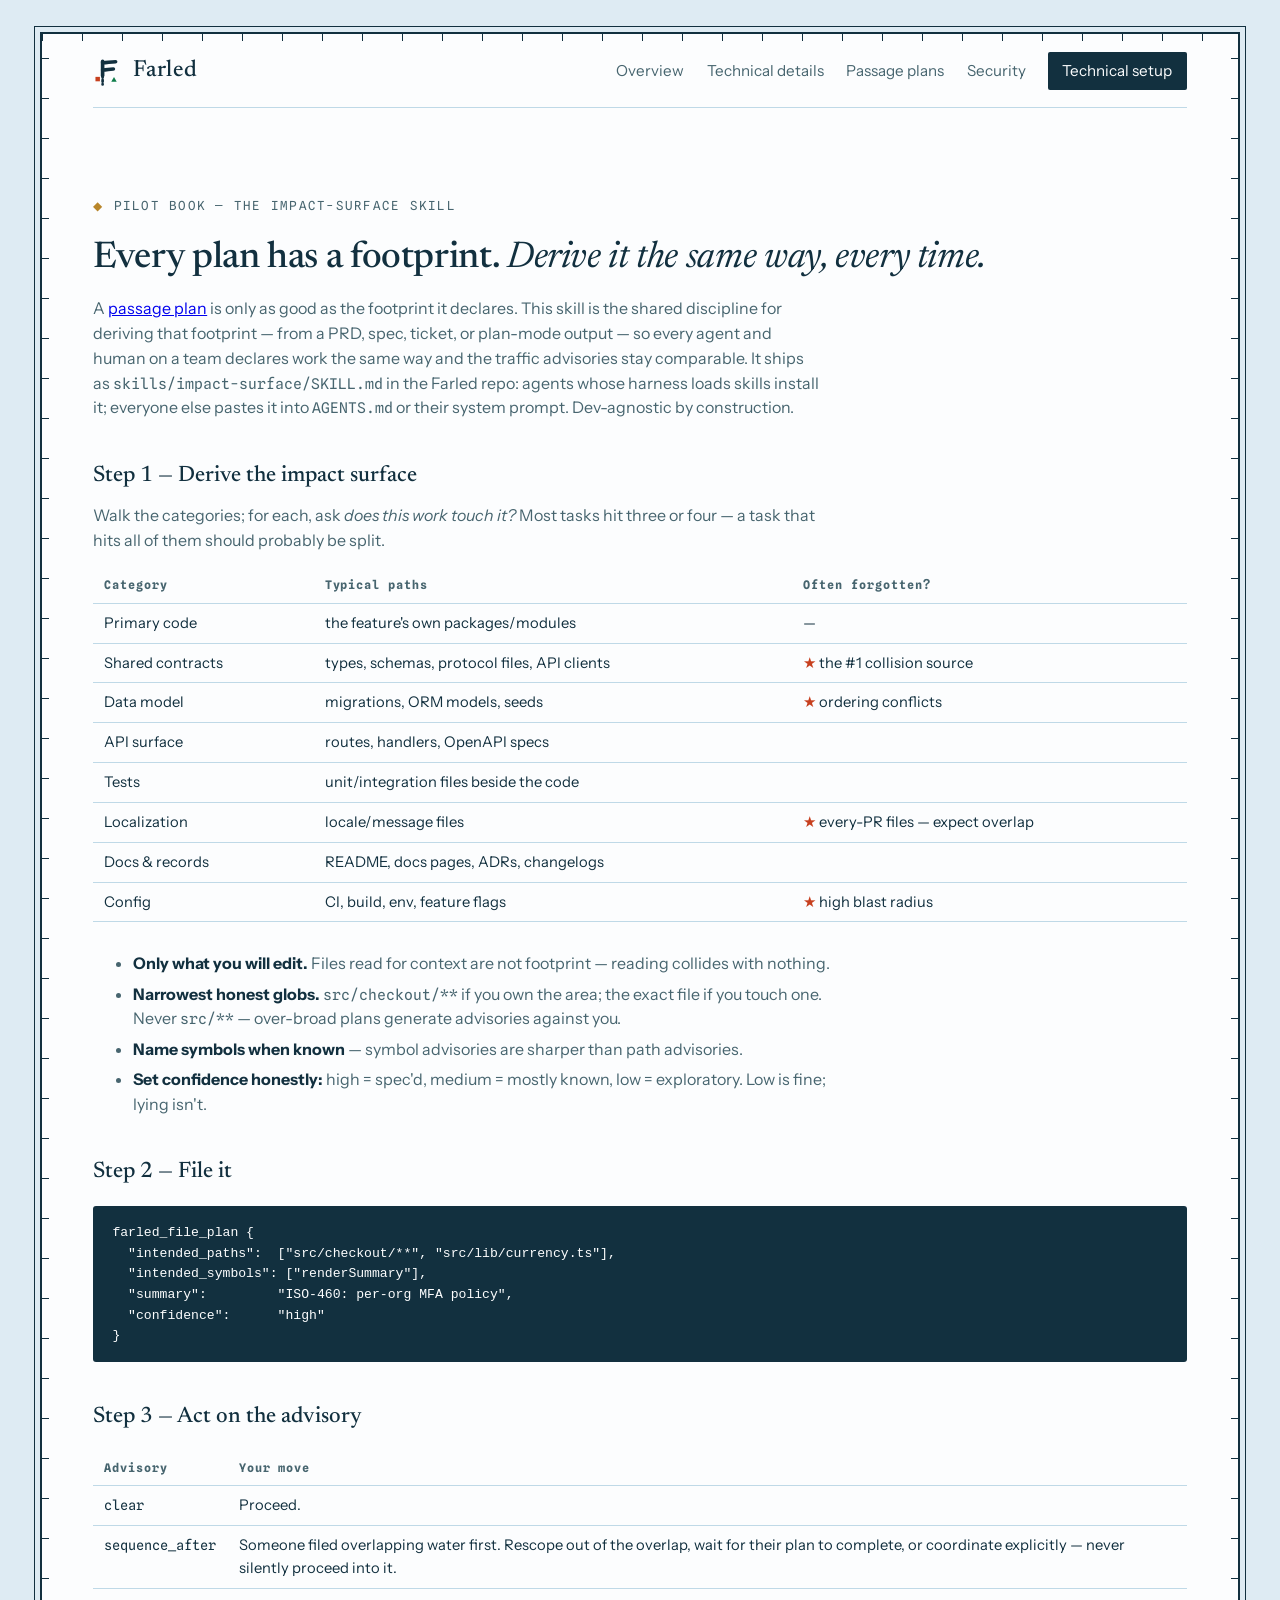
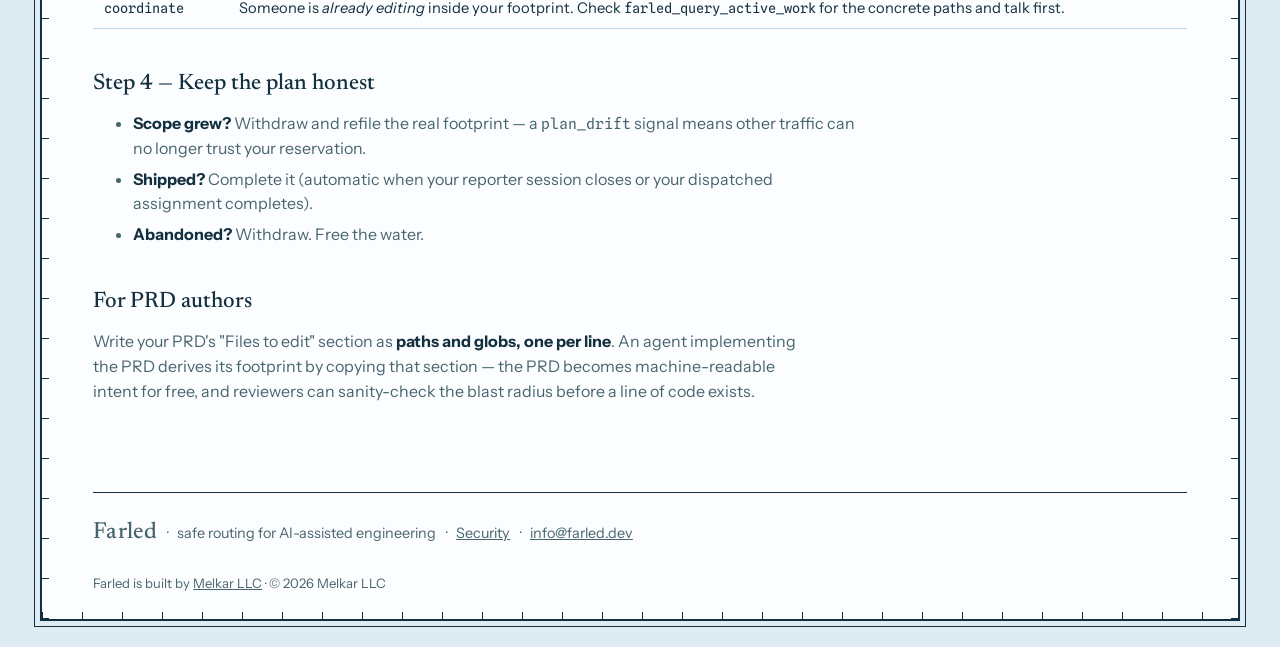
<file: docs/impact-surface.html>
<!DOCTYPE html>
<html lang="en">
<head>
<meta charset="utf-8">
<meta name="viewport" content="width=device-width, initial-scale=1">
<title>The impact-surface skill — Farled</title>
<meta name="description" content="A shared discipline for agents and humans: derive the files a task will change, file it as a Farled passage plan before coding, and keep the plan honest.">
<link rel="canonical" href="https://farled.dev/docs/impact-surface">
<link rel="preconnect" href="https://fonts.googleapis.com">
<link rel="preconnect" href="https://fonts.gstatic.com" crossorigin>
<link href="https://fonts.googleapis.com/css2?family=Newsreader:ital,opsz,wght@0,6..72,400;0,6..72,500;1,6..72,400;1,6..72,500&family=Instrument+Sans:ital,wght@0,400;0,500;0,600;1,400&family=Spline+Sans+Mono:wght@400;500&display=swap" rel="stylesheet">
<link rel="stylesheet" href="/styles.css?v=f68b04f">
<style>
  .doc table { border-collapse: collapse; width: 100%; font-size: .92rem; margin: 1rem 0 1.8rem; }
  .doc th, .doc td { text-align: left; padding: .5rem .7rem; border-bottom: 1px solid var(--shoal); vertical-align: top; }
  .doc th { font-family: var(--mono); font-size: .74rem; letter-spacing: .08em; color: var(--ink-soft); }
  .doc h3 { font-family: var(--display); font-weight: 500; font-size: 1.4rem; margin: 2.4rem 0 .6rem; }
  .doc p, .doc li { max-width: 66ch; color: var(--ink-soft); }
  .doc li { margin: .35rem 0; }
  .doc strong { color: var(--ink); }
  .doc pre { background: var(--ink); color: var(--deepwater); border-radius: 3px; padding: 1rem 1.2rem; overflow-x: auto; font-family: var(--mono); font-size: .82rem; line-height: 1.5; margin: 1rem 0 1.8rem; }
  .doc .star { color: var(--port); }
</style>
<link rel="icon" href="data:image/svg+xml,%3Csvg xmlns='http://www.w3.org/2000/svg' viewBox='0 0 512 512'%3E%3Cg fill='none' stroke='%2312303F' stroke-width='86' stroke-linecap='round'%3E%3Cpath d='M164 92 V 330'/%3E%3Cpath d='M164 122 C 252 122 288 104 392 104'/%3E%3Cpath d='M164 244 C 244 244 272 228 354 228'/%3E%3C/g%3E%3Crect x='20' y='340' width='120' height='120' fill='%23C7401F'/%3E%3Cpath d='M290 460 h 136 l -68 -116 z' fill='%230E7C4A'/%3E%3C/svg%3E">
</head>
<body>
<div class="sheet">

<header class="masthead">
  <a class="brand brand-home" href="/" aria-label="Farled home">
    <svg class="brand-mark" viewBox="0 0 512 512" aria-hidden="true">
      <g fill="none" stroke="currentColor" stroke-width="62" stroke-linecap="round">
        <path d="M164 92 V 336"/>
        <path d="M164 116 C 252 116 288 98 386 98"/>
        <path d="M164 238 C 244 238 272 222 348 222"/>
        <path d="M164 336 V 486" stroke-dasharray="30 42" stroke-width="46"/>
      </g>
      <rect x="42" y="356" width="76" height="76" fill="var(--port)"/>
      <path d="M312 438 h 92 l -46 -80 z" fill="var(--starboard)"/>
    </svg>
    <span class="brand-name">Farled</span>
  </a>
  <nav class="topnav" aria-label="Main">
    <a href="/">Overview</a>
    <a href="/platform">Technical details</a>
    <a href="/docs/passage-plans">Passage plans</a>
    <a href="/security">Security</a>
    <a class="nav-cta" href="/platform#get-started">Technical setup</a>
  </nav>
</header>

<section class="doc">
  <p class="note-label">PILOT BOOK — THE IMPACT-SURFACE SKILL</p>
  <h2>Every plan has a footprint. <em>Derive it the same way, every time.</em></h2>
  <p>A <a href="/docs/passage-plans">passage plan</a> is only as good as the footprint it declares. This skill is the shared discipline for deriving that footprint — from a PRD, spec, ticket, or plan-mode output — so every agent and human on a team declares work the same way and the traffic advisories stay comparable. It ships as <span class="mono">skills/impact-surface/SKILL.md</span> in the Farled repo: agents whose harness loads skills install it; everyone else pastes it into <span class="mono">AGENTS.md</span> or their system prompt. Dev-agnostic by construction.</p>

  <h3>Step 1 — Derive the impact surface</h3>
  <p>Walk the categories; for each, ask <em>does this work touch it?</em> Most tasks hit three or four — a task that hits all of them should probably be split.</p>
  <table>
    <tr><th>Category</th><th>Typical paths</th><th>Often forgotten?</th></tr>
    <tr><td>Primary code</td><td>the feature's own packages/modules</td><td>—</td></tr>
    <tr><td>Shared contracts</td><td>types, schemas, protocol files, API clients</td><td><span class="star">★</span> the #1 collision source</td></tr>
    <tr><td>Data model</td><td>migrations, ORM models, seeds</td><td><span class="star">★</span> ordering conflicts</td></tr>
    <tr><td>API surface</td><td>routes, handlers, OpenAPI specs</td><td></td></tr>
    <tr><td>Tests</td><td>unit/integration files beside the code</td><td></td></tr>
    <tr><td>Localization</td><td>locale/message files</td><td><span class="star">★</span> every-PR files — expect overlap</td></tr>
    <tr><td>Docs &amp; records</td><td>README, docs pages, ADRs, changelogs</td><td></td></tr>
    <tr><td>Config</td><td>CI, build, env, feature flags</td><td><span class="star">★</span> high blast radius</td></tr>
  </table>
  <ul>
    <li><strong>Only what you will edit.</strong> Files read for context are not footprint — reading collides with nothing.</li>
    <li><strong>Narrowest honest globs.</strong> <span class="mono">src/checkout/**</span> if you own the area; the exact file if you touch one. Never <span class="mono">src/**</span> — over-broad plans generate advisories against you.</li>
    <li><strong>Name symbols when known</strong> — symbol advisories are sharper than path advisories.</li>
    <li><strong>Set confidence honestly:</strong> high = spec'd, medium = mostly known, low = exploratory. Low is fine; lying isn't.</li>
  </ul>

  <h3>Step 2 — File it</h3>
  <pre><code>farled_file_plan {
  "intended_paths":  ["src/checkout/**", "src/lib/currency.ts"],
  "intended_symbols": ["renderSummary"],
  "summary":         "ISO-460: per-org MFA policy",
  "confidence":      "high"
}</code></pre>

  <h3>Step 3 — Act on the advisory</h3>
  <table>
    <tr><th>Advisory</th><th>Your move</th></tr>
    <tr><td><span class="mono">clear</span></td><td>Proceed.</td></tr>
    <tr><td><span class="mono">sequence_after</span></td><td>Someone filed overlapping water first. Rescope out of the overlap, wait for their plan to complete, or coordinate explicitly — never silently proceed into it.</td></tr>
    <tr><td><span class="mono">coordinate</span></td><td>Someone is <em>already editing</em> inside your footprint. Check <span class="mono">farled_query_active_work</span> for the concrete paths and talk first.</td></tr>
  </table>

  <h3>Step 4 — Keep the plan honest</h3>
  <ul>
    <li><strong>Scope grew?</strong> Withdraw and refile the real footprint — a <span class="mono">plan_drift</span> signal means other traffic can no longer trust your reservation.</li>
    <li><strong>Shipped?</strong> Complete it (automatic when your reporter session closes or your dispatched assignment completes).</li>
    <li><strong>Abandoned?</strong> Withdraw. Free the water.</li>
  </ul>

  <h3>For PRD authors</h3>
  <p>Write your PRD's "Files to edit" section as <strong>paths and globs, one per line</strong>. An agent implementing the PRD derives its footprint by copying that section — the PRD becomes machine-readable intent for free, and reviewers can sanity-check the blast radius before a line of code exists.</p>
</section>

<footer class="colophon">
  <div>
    <span class="brand-name">Farled</span>
    <span class="foot-sep">·</span> safe routing for AI-assisted engineering
    <span class="foot-sep">·</span> <a href="/security">Security</a>
    <span class="foot-sep">·</span> <!--email_off--><a href="mailto:info@farled.dev">info@farled.dev</a><!--email_on-->
  </div>
  <div class="foot-company">Farled is built by <a href="https://melkarllc.com">Melkar LLC</a> · © 2026 Melkar LLC</div>
</footer>

</div><!-- /sheet -->
</body>
</html>
</file>
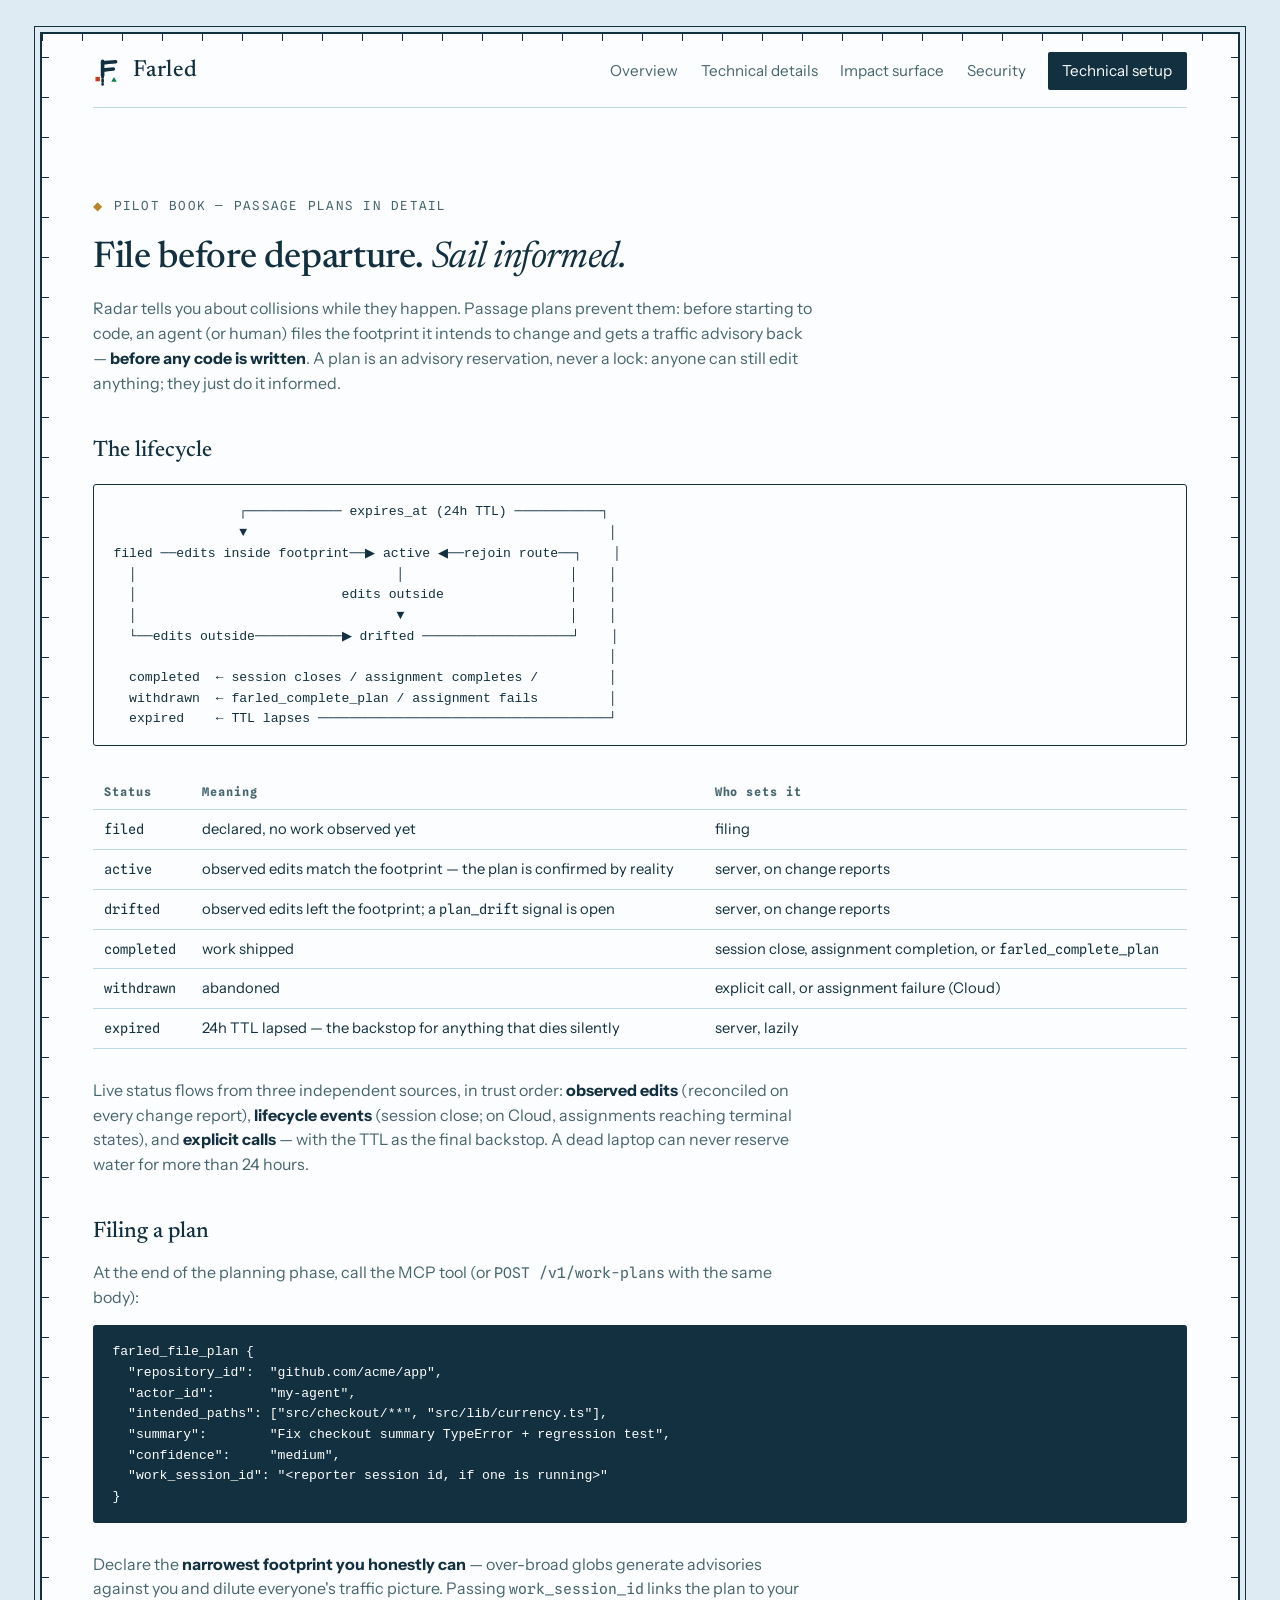
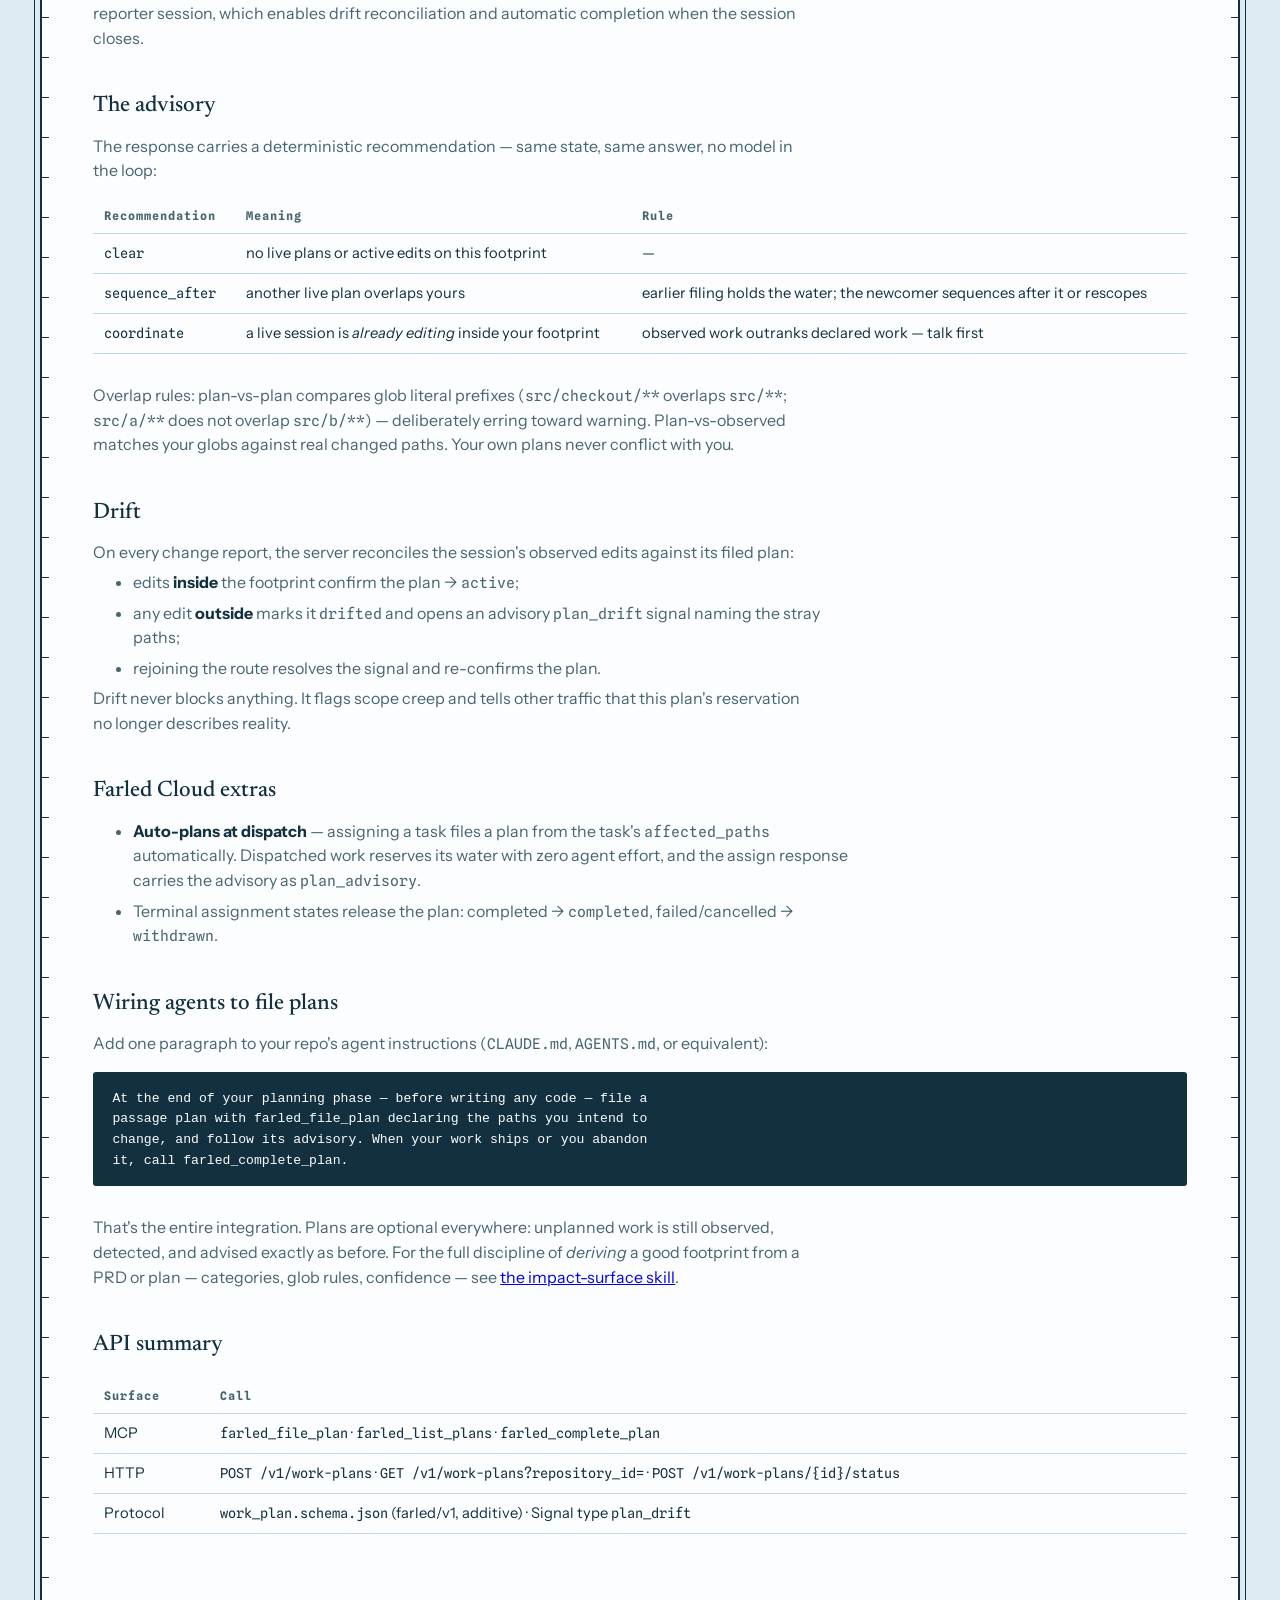
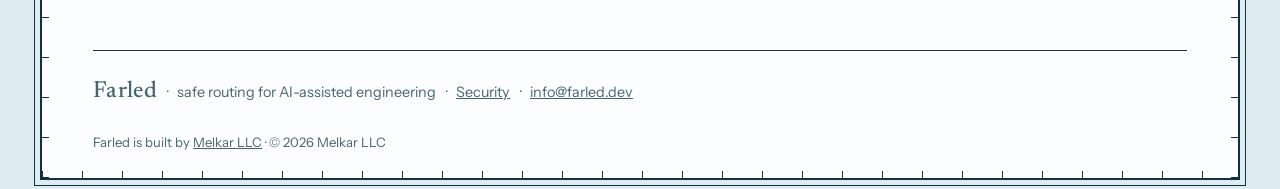
<file: docs/passage-plans.html>
<!DOCTYPE html>
<html lang="en">
<head>
<meta charset="utf-8">
<meta name="viewport" content="width=device-width, initial-scale=1">
<title>Passage plans in detail — Farled</title>
<meta name="description" content="How Farled passage plans work: filing a footprint, the deterministic traffic advisory, drift reconciliation, lifecycle and live status, and wiring agents to file plans.">
<link rel="canonical" href="https://farled.dev/docs/passage-plans">
<link rel="preconnect" href="https://fonts.googleapis.com">
<link rel="preconnect" href="https://fonts.gstatic.com" crossorigin>
<link href="https://fonts.googleapis.com/css2?family=Newsreader:ital,opsz,wght@0,6..72,400;0,6..72,500;1,6..72,400;1,6..72,500&family=Instrument+Sans:ital,wght@0,400;0,500;0,600;1,400&family=Spline+Sans+Mono:wght@400;500&display=swap" rel="stylesheet">
<link rel="stylesheet" href="/styles.css?v=f68b04f">
<style>
  .doc table { border-collapse: collapse; width: 100%; font-size: .92rem; margin: 1rem 0 1.8rem; }
  .doc th, .doc td { text-align: left; padding: .5rem .7rem; border-bottom: 1px solid var(--shoal); vertical-align: top; }
  .doc th { font-family: var(--mono); font-size: .74rem; letter-spacing: .08em; color: var(--ink-soft); }
  .doc h3 { font-family: var(--display); font-weight: 500; font-size: 1.4rem; margin: 2.4rem 0 .6rem; }
  .doc p, .doc li { max-width: 66ch; color: var(--ink-soft); }
  .doc li { margin: .35rem 0; }
  .doc strong { color: var(--ink); }
  .doc pre { background: var(--ink); color: var(--deepwater); border-radius: 3px; padding: 1rem 1.2rem; overflow-x: auto; font-family: var(--mono); font-size: .82rem; line-height: 1.5; margin: 1rem 0 1.8rem; }
  .doc .lifecycle { background: var(--deepwater); color: var(--ink); border: 1.5px solid var(--ink); }
</style>
<link rel="icon" href="data:image/svg+xml,%3Csvg xmlns='http://www.w3.org/2000/svg' viewBox='0 0 512 512'%3E%3Cg fill='none' stroke='%2312303F' stroke-width='86' stroke-linecap='round'%3E%3Cpath d='M164 92 V 330'/%3E%3Cpath d='M164 122 C 252 122 288 104 392 104'/%3E%3Cpath d='M164 244 C 244 244 272 228 354 228'/%3E%3C/g%3E%3Crect x='20' y='340' width='120' height='120' fill='%23C7401F'/%3E%3Cpath d='M290 460 h 136 l -68 -116 z' fill='%230E7C4A'/%3E%3C/svg%3E">
</head>
<body>
<div class="sheet">

<header class="masthead">
  <a class="brand brand-home" href="/" aria-label="Farled home">
    <svg class="brand-mark" viewBox="0 0 512 512" aria-hidden="true">
      <g fill="none" stroke="currentColor" stroke-width="62" stroke-linecap="round">
        <path d="M164 92 V 336"/>
        <path d="M164 116 C 252 116 288 98 386 98"/>
        <path d="M164 238 C 244 238 272 222 348 222"/>
        <path d="M164 336 V 486" stroke-dasharray="30 42" stroke-width="46"/>
      </g>
      <rect x="42" y="356" width="76" height="76" fill="var(--port)"/>
      <path d="M312 438 h 92 l -46 -80 z" fill="var(--starboard)"/>
    </svg>
    <span class="brand-name">Farled</span>
  </a>
  <nav class="topnav" aria-label="Main">
    <a href="/">Overview</a>
    <a href="/platform">Technical details</a>
    <a href="/docs/impact-surface">Impact surface</a>
    <a href="/security">Security</a>
    <a class="nav-cta" href="/platform#get-started">Technical setup</a>
  </nav>
</header>

<section class="doc">
  <p class="note-label">PILOT BOOK — PASSAGE PLANS IN DETAIL</p>
  <h2>File before departure. <em>Sail informed.</em></h2>
  <p>Radar tells you about collisions while they happen. Passage plans prevent them: before starting to code, an agent (or human) files the footprint it intends to change and gets a traffic advisory back — <strong>before any code is written</strong>. A plan is an advisory reservation, never a lock: anyone can still edit anything; they just do it informed.</p>

  <h3>The lifecycle</h3>
  <pre class="lifecycle"><code>                ┌──────────── expires_at (24h TTL) ───────────┐
                ▼                                              │
filed ──edits inside footprint──▶ active ◀──rejoin route──┐    │
  │                                 │                     │    │
  │                          edits outside                │    │
  │                                 ▼                     │    │
  └──edits outside───────────▶ drifted ───────────────────┘    │
                                                               │
  completed  ← session closes / assignment completes /         │
  withdrawn  ← farled_complete_plan / assignment fails         │
  expired    ← TTL lapses ─────────────────────────────────────┘</code></pre>
  <table>
    <tr><th>Status</th><th>Meaning</th><th>Who sets it</th></tr>
    <tr><td><span class="mono">filed</span></td><td>declared, no work observed yet</td><td>filing</td></tr>
    <tr><td><span class="mono">active</span></td><td>observed edits match the footprint — the plan is confirmed by reality</td><td>server, on change reports</td></tr>
    <tr><td><span class="mono">drifted</span></td><td>observed edits left the footprint; a <span class="mono">plan_drift</span> signal is open</td><td>server, on change reports</td></tr>
    <tr><td><span class="mono">completed</span></td><td>work shipped</td><td>session close, assignment completion, or <span class="mono">farled_complete_plan</span></td></tr>
    <tr><td><span class="mono">withdrawn</span></td><td>abandoned</td><td>explicit call, or assignment failure (Cloud)</td></tr>
    <tr><td><span class="mono">expired</span></td><td>24h TTL lapsed — the backstop for anything that dies silently</td><td>server, lazily</td></tr>
  </table>
  <p>Live status flows from three independent sources, in trust order: <strong>observed edits</strong> (reconciled on every change report), <strong>lifecycle events</strong> (session close; on Cloud, assignments reaching terminal states), and <strong>explicit calls</strong> — with the TTL as the final backstop. A dead laptop can never reserve water for more than 24 hours.</p>

  <h3>Filing a plan</h3>
  <p>At the end of the planning phase, call the MCP tool (or <span class="mono">POST /v1/work-plans</span> with the same body):</p>
  <pre><code>farled_file_plan {
  "repository_id":  "github.com/acme/app",
  "actor_id":       "my-agent",
  "intended_paths": ["src/checkout/**", "src/lib/currency.ts"],
  "summary":        "Fix checkout summary TypeError + regression test",
  "confidence":     "medium",
  "work_session_id": "&lt;reporter session id, if one is running&gt;"
}</code></pre>
  <p>Declare the <strong>narrowest footprint you honestly can</strong> — over-broad globs generate advisories against you and dilute everyone's traffic picture. Passing <span class="mono">work_session_id</span> links the plan to your reporter session, which enables drift reconciliation and automatic completion when the session closes.</p>

  <h3>The advisory</h3>
  <p>The response carries a deterministic recommendation — same state, same answer, no model in the loop:</p>
  <table>
    <tr><th>Recommendation</th><th>Meaning</th><th>Rule</th></tr>
    <tr><td><span class="mono">clear</span></td><td>no live plans or active edits on this footprint</td><td>—</td></tr>
    <tr><td><span class="mono">sequence_after</span></td><td>another live plan overlaps yours</td><td>earlier filing holds the water; the newcomer sequences after it or rescopes</td></tr>
    <tr><td><span class="mono">coordinate</span></td><td>a live session is <em>already editing</em> inside your footprint</td><td>observed work outranks declared work — talk first</td></tr>
  </table>
  <p>Overlap rules: plan-vs-plan compares glob literal prefixes (<span class="mono">src/checkout/**</span> overlaps <span class="mono">src/**</span>; <span class="mono">src/a/**</span> does not overlap <span class="mono">src/b/**</span>) — deliberately erring toward warning. Plan-vs-observed matches your globs against real changed paths. Your own plans never conflict with you.</p>

  <h3>Drift</h3>
  <p>On every change report, the server reconciles the session's observed edits against its filed plan:</p>
  <ul>
    <li>edits <strong>inside</strong> the footprint confirm the plan → <span class="mono">active</span>;</li>
    <li>any edit <strong>outside</strong> marks it <span class="mono">drifted</span> and opens an advisory <span class="mono">plan_drift</span> signal naming the stray paths;</li>
    <li>rejoining the route resolves the signal and re-confirms the plan.</li>
  </ul>
  <p>Drift never blocks anything. It flags scope creep and tells other traffic that this plan's reservation no longer describes reality.</p>

  <h3>Farled Cloud extras</h3>
  <ul>
    <li><strong>Auto-plans at dispatch</strong> — assigning a task files a plan from the task's <span class="mono">affected_paths</span> automatically. Dispatched work reserves its water with zero agent effort, and the assign response carries the advisory as <span class="mono">plan_advisory</span>.</li>
    <li>Terminal assignment states release the plan: completed → <span class="mono">completed</span>, failed/cancelled → <span class="mono">withdrawn</span>.</li>
  </ul>

  <h3>Wiring agents to file plans</h3>
  <p>Add one paragraph to your repo's agent instructions (<span class="mono">CLAUDE.md</span>, <span class="mono">AGENTS.md</span>, or equivalent):</p>
  <pre><code>At the end of your planning phase — before writing any code — file a
passage plan with farled_file_plan declaring the paths you intend to
change, and follow its advisory. When your work ships or you abandon
it, call farled_complete_plan.</code></pre>
  <p>That's the entire integration. Plans are optional everywhere: unplanned work is still observed, detected, and advised exactly as before. For the full discipline of <em>deriving</em> a good footprint from a PRD or plan — categories, glob rules, confidence — see <a href="/docs/impact-surface">the impact-surface skill</a>.</p>

  <h3>API summary</h3>
  <table>
    <tr><th>Surface</th><th>Call</th></tr>
    <tr><td>MCP</td><td><span class="mono">farled_file_plan</span> · <span class="mono">farled_list_plans</span> · <span class="mono">farled_complete_plan</span></td></tr>
    <tr><td>HTTP</td><td><span class="mono">POST /v1/work-plans</span> · <span class="mono">GET /v1/work-plans?repository_id=</span> · <span class="mono">POST /v1/work-plans/{id}/status</span></td></tr>
    <tr><td>Protocol</td><td><span class="mono">work_plan.schema.json</span> (farled/v1, additive) · Signal type <span class="mono">plan_drift</span></td></tr>
  </table>
</section>

<footer class="colophon">
  <div>
    <span class="brand-name">Farled</span>
    <span class="foot-sep">·</span> safe routing for AI-assisted engineering
    <span class="foot-sep">·</span> <a href="/security">Security</a>
    <span class="foot-sep">·</span> <!--email_off--><a href="mailto:info@farled.dev">info@farled.dev</a><!--email_on-->
  </div>
  <div class="foot-company">Farled is built by <a href="https://melkarllc.com">Melkar LLC</a> · © 2026 Melkar LLC</div>
</footer>

</div><!-- /sheet -->
</body>
</html>
</file>
<file: styles.css>
/* ============================================================
   Farled — chart-sheet design system
   Palette: daylight nautical chart. Deep water is white; shallows
   are blue; the ink is navy. Buoys mark the channel: starboard
   green (open source), port red (collisions), gold (chartered
   deep water = Cloud).
   Type: Newsreader (engraved water-label display) ·
         Instrument Sans (body) · Spline Sans Mono (soundings/code)
   ============================================================ */

:root {
  --deepwater: #FCFDFE;
  --shallow:   #DEEBF3;
  --shoal:     #BFD9E7;
  --ink:       #12303F;
  --ink-soft:  #47656F;
  --starboard: #0E7C4A;
  --port:      #C7401F;
  --gold:      #B8862B;
  --gold-soft: #F3E7CB;

  --display: "Newsreader", Georgia, serif;
  --body: "Instrument Sans", -apple-system, sans-serif;
  --mono: "Spline Sans Mono", ui-monospace, monospace;

  --sheet-pad: clamp(1.25rem, 4vw, 3.5rem);
  --measure: 62ch;
}

* { box-sizing: border-box; margin: 0; }

html { scroll-behavior: smooth; }
@media (prefers-reduced-motion: reduce) { html { scroll-behavior: auto; } }

body {
  font-family: var(--body);
  color: var(--ink);
  background: var(--shallow);
  line-height: 1.55;
  -webkit-font-smoothing: antialiased;
}

/* ---- the chart sheet: neatline frame with graduation ticks ---- */
.sheet {
  max-width: 1200px;
  margin: clamp(0.75rem, 2.5vw, 2rem) auto;
  background:
    repeating-linear-gradient(90deg, var(--ink) 0 1px, transparent 1px 40px) top / 100% 7px no-repeat,
    repeating-linear-gradient(90deg, var(--ink) 0 1px, transparent 1px 40px) bottom / 100% 7px no-repeat,
    repeating-linear-gradient(0deg, var(--ink) 0 1px, transparent 1px 40px) left / 7px 100% no-repeat,
    repeating-linear-gradient(0deg, var(--ink) 0 1px, transparent 1px 40px) right / 7px 100% no-repeat,
    var(--deepwater);
  border: 2px solid var(--ink);
  outline: 1px solid var(--ink);
  outline-offset: 5px;
  padding: 0 var(--sheet-pad);
}

section { padding: clamp(3rem, 7vw, 5.5rem) 0; border-bottom: 1px solid var(--shoal); }
section:last-of-type { border-bottom: 0; }

/* motion: sections drift in */
.motion section { opacity: 0; transform: translateY(14px); transition: opacity .6s ease, transform .6s ease; }
.motion section.in { opacity: 1; transform: none; }

/* ---- masthead ---- */
.masthead {
  display: flex; align-items: center; justify-content: space-between;
  padding: 1.1rem 0; border-bottom: 1px solid var(--shoal);
  gap: 1rem; flex-wrap: wrap;
}
.brand { display: flex; align-items: center; gap: .6rem; }
.brand-mark { width: 30px; height: 30px; color: var(--ink); }
.brand-name { font-family: var(--display); font-size: 1.45rem; font-weight: 500; letter-spacing: .01em; }
.topnav { display: flex; gap: 1.4rem; align-items: center; font-size: .95rem; }
.topnav a { color: var(--ink-soft); text-decoration: none; }
.topnav a:hover { color: var(--ink); }
.nav-cta {
  color: var(--deepwater) !important; background: var(--ink);
  padding: .45rem .9rem; border-radius: 2px;
}
.nav-cta:hover { background: var(--port); }

/* ---- hero ---- */
.hero { display: grid; grid-template-columns: minmax(0, 5fr) minmax(0, 6fr); gap: clamp(1.5rem, 4vw, 3.5rem); align-items: center; }
.etym { font-size: .95rem; color: var(--ink-soft); margin-bottom: 1.4rem; max-width: var(--measure); }
.etym-word { font-family: var(--display); font-style: italic; font-size: 1.15rem; color: var(--ink); }
.etym-phon { font-family: var(--mono); font-size: .8rem; }
h1 {
  font-family: var(--display); font-weight: 500;
  font-size: clamp(2.1rem, 4.6vw, 3.4rem);
  line-height: 1.08; letter-spacing: -0.015em; margin-bottom: 1.1rem;
}
h1 em, h2 em { font-style: italic; font-weight: 400; }
.lede { font-size: 1.12rem; color: var(--ink-soft); max-width: var(--measure); margin-bottom: 1.6rem; }
.hero-actions { display: flex; gap: .8rem; flex-wrap: wrap; }
.btn {
  display: inline-block; padding: .7rem 1.25rem; border-radius: 2px;
  text-decoration: none; font-weight: 600; font-size: .98rem;
  border: 1.5px solid var(--ink);
}
.btn-primary { background: var(--ink); color: var(--deepwater); }
.btn-primary:hover { background: var(--port); border-color: var(--port); }
.btn-ghost { color: var(--ink); background: transparent; }
.btn-ghost:hover { background: var(--shallow); }
.btn:focus-visible, a:focus-visible { outline: 3px solid var(--gold); outline-offset: 2px; }
.hero-footnote { margin-top: 1rem; font-size: .88rem; color: var(--ink-soft); }

/* ---- the chart figure ---- */
.chart { margin: 0; }
.chart svg { width: 100%; height: auto; display: block; background: var(--deepwater); border: 1px solid var(--shoal); }
.chart figcaption { font-size: .85rem; color: var(--ink-soft); padding-top: .6rem; font-style: italic; font-family: var(--display); }

.snd { font-family: var(--mono); font-size: 10px; fill: var(--shoal); }
.contour { fill: none; stroke: var(--shoal); stroke-width: 1.2; }
.contour.c2 { stroke-dasharray: 2 4; }
.waterlabel { font-family: var(--display); font-style: italic; font-size: 15px; letter-spacing: .45em; fill: var(--ink-soft); }
.lane { fill: none; stroke-width: 2; }
.lane-solid { stroke: var(--shoal); stroke-width: 2.5; }
.lane-a { stroke: var(--ink); stroke-dasharray: 7 5; }
.lane-b { stroke: var(--ink); stroke-dasharray: 7 5; }
.lane-safe { stroke: var(--starboard); stroke-dasharray: 7 5; }
.motion .lane-a, .motion .lane-b { stroke-dashoffset: 400; stroke-dasharray: 400; animation: draw 1.6s ease-out forwards .3s; }
.motion .lane-safe { stroke-dashoffset: 300; stroke-dasharray: 300; animation: draw 1.4s ease-out forwards 1.7s; }
@keyframes draw { to { stroke-dashoffset: 0; stroke-dasharray: 7 5; } }
.lanelabel { font-family: var(--mono); font-size: 11.5px; fill: var(--ink-soft); }
.lanelabel.ls { fill: var(--starboard); }

.buoy circle { fill: var(--deepwater); stroke-width: 2.5; }
.buoy path { stroke-width: 2; }
.buoy-green circle, .buoy-green path { stroke: var(--starboard); }
.buoy-red circle, .buoy-red path { stroke: var(--port); }

.collision .dot { fill: var(--port); }
.collision .cross { stroke: var(--port); stroke-width: 2.5; }
.collision .ping { fill: none; stroke: var(--port); stroke-width: 1.5; opacity: .55; }
.motion .collision .ping { animation: ping 2.6s ease-out infinite 2s; transform-origin: 345px 225px; }
@keyframes ping { 0% { transform: scale(.35); opacity: .8; } 70% { transform: scale(1.5); opacity: 0; } 100% { opacity: 0; } }

.callout rect { fill: var(--deepwater); stroke: var(--ink); stroke-width: 1.2; }
.callout-line { stroke: var(--ink); stroke-width: 1; }
.co-title { font-family: var(--mono); font-size: 12px; font-weight: 500; fill: var(--port); letter-spacing: .08em; }
.co-body { font-family: var(--mono); font-size: 12px; fill: var(--ink); }
.co-note { font-family: var(--mono); font-size: 10px; fill: var(--ink-soft); }

.rose circle { fill: none; stroke: var(--shoal); stroke-width: 1.2; }
.rose path { fill: var(--shoal); }
.rose .rose-n { fill: var(--ink); }
.rose text { font-family: var(--mono); font-size: 10px; fill: var(--ink); }

/* ---- chart-note section labels ---- */
.note-label {
  font-family: var(--mono); font-size: .78rem; letter-spacing: .18em;
  color: var(--ink-soft); margin-bottom: 1.4rem;
}
.note-label::before { content: "◆ "; color: var(--gold); }

h2 { font-family: var(--display); font-weight: 500; font-size: clamp(1.6rem, 3.2vw, 2.3rem); line-height: 1.15; letter-spacing: -0.01em; margin-bottom: 1rem; }
h3 { font-size: 1.02rem; font-weight: 600; margin-bottom: .4rem; }
section p { max-width: var(--measure); }

/* ---- problem strip ---- */
.cols3 { display: grid; grid-template-columns: repeat(3, minmax(0, 1fr)); gap: 2rem; margin-top: 2rem; }
.cols3 p { color: var(--ink-soft); font-size: .98rem; }

/* ---- two motions ---- */
.two-motions { display: grid; grid-template-columns: 1fr 1fr; gap: clamp(2rem, 5vw, 4rem); }
.two-motions .note-label { grid-column: 1 / -1; margin-bottom: 0; }
.feature-list { list-style: none; padding: 0; margin-top: 1.2rem; }
.feature-list li {
  padding: .7rem 0 .7rem 1.4rem; border-bottom: 1px dashed var(--shoal);
  position: relative; color: var(--ink-soft); font-size: .98rem;
}
.feature-list li::before {
  content: ""; position: absolute; left: 0; top: 1.15rem;
  width: 8px; height: 8px; border-radius: 50%;
  border: 2px solid var(--starboard); background: var(--deepwater);
}
#inbound .feature-list li::before { border-color: var(--gold); }
.feature-list strong { color: var(--ink); }

/* ---- terminal proof ---- */
.proof-grid { display: grid; grid-template-columns: minmax(0, 5fr) minmax(0, 6fr); gap: clamp(2rem, 5vw, 4rem); align-items: center; }
.proof-copy p { color: var(--ink-soft); margin-bottom: 1rem; }
.terminal { border: 1.5px solid var(--ink); border-radius: 4px; overflow: hidden; background: var(--ink); color: #DCEAF2; box-shadow: 6px 6px 0 var(--shoal); }
.term-bar { display: flex; align-items: center; gap: 6px; padding: .55rem .8rem; background: #0B2331; }
.term-bar span { width: 10px; height: 10px; border-radius: 50%; background: #35576A; }
.term-bar em { font-family: var(--mono); font-style: normal; font-size: .8rem; color: #8FB4C7; margin-left: .5rem; }
.terminal pre { padding: 1.1rem 1.2rem; overflow-x: auto; }
.terminal code { font-family: var(--mono); font-size: .82rem; line-height: 1.65; }
.terminal b { font-weight: 500; color: #fff; }
.terminal .warn { color: #FF9B7A; }
.terminal .ok { color: #7ADB9F; }

.mono, .mono-list { font-family: var(--mono); font-size: .92em; }

/* ---- open core ---- */
.oc-lede { color: var(--ink-soft); font-size: 1.08rem; }
.oc-grid { display: grid; grid-template-columns: repeat(2, minmax(0, 1fr)); gap: 1.6rem; margin-top: 2rem; }
.oc-card { border: 1.5px solid var(--ink); border-radius: 3px; padding: 1.6rem 1.6rem 1.2rem; background: var(--deepwater); min-width: 0; }
.oc-oss { border-color: var(--starboard); }
.oc-cloud { border-color: var(--gold); background: linear-gradient(var(--gold-soft), var(--deepwater) 30%); }
.oc-tag { font-family: var(--mono); font-size: .78rem; letter-spacing: .1em; color: var(--ink-soft); margin-bottom: .8rem; display: flex; align-items: center; gap: .5rem; }
.buoy-dot { width: 10px; height: 10px; border-radius: 50%; display: inline-block; border: 2.5px solid; background: var(--deepwater); }
.buoy-dot.green { border-color: var(--starboard); }
.buoy-dot.gold { border-color: var(--gold); }
.oc-card h3 { font-family: var(--display); font-size: 1.5rem; font-weight: 500; margin-bottom: .8rem; }
.oc-card ul { list-style: none; padding: 0; }
.oc-card li { padding: .5rem 0; border-bottom: 1px dashed var(--shoal); font-size: .95rem; color: var(--ink-soft); }
.oc-card li:last-child { border-bottom: 0; }
.oc-cta { margin-top: 1rem; }
.oc-cta a { color: var(--ink); font-weight: 600; text-decoration: none; border-bottom: 2px solid var(--starboard); }
.oc-cloud .oc-cta a { border-bottom-color: var(--gold); }
.oc-cta a:hover { color: var(--port); }

.badge-cloud { font-family: var(--mono); font-size: .68rem; letter-spacing: .08em; color: var(--gold); border: 1px solid var(--gold); border-radius: 999px; padding: .02rem .45rem; vertical-align: middle; }

/* ---- pricing ---- */
.pr-lede { max-width: 44rem; color: var(--ink-soft); margin-top: .8rem; }
.price-grid { display: grid; grid-template-columns: repeat(3, minmax(0, 1fr)); gap: 1.4rem; margin-top: 2rem; }
.price-card { border: 1.5px solid var(--ink); border-radius: 3px; padding: 1.5rem 1.4rem 1.1rem; background: var(--deepwater); min-width: 0; display: flex; flex-direction: column; }
.price-featured { border-width: 2.5px; border-color: var(--gold); }
.price { display: flex; align-items: baseline; gap: .6rem; margin: .3rem 0 .2rem; }
.price b { font-family: var(--display); font-size: 2.1rem; font-weight: 500; }
.price span { font-family: var(--mono); font-size: .74rem; letter-spacing: .06em; color: var(--ink-soft); }
.price-sub b { font-size: 1.3rem; }
.price-card ul { list-style: none; padding: 0; margin-top: .8rem; flex: 1; }
.price-card li { padding: .45rem 0; border-bottom: 1px dashed var(--shoal); font-size: .92rem; color: var(--ink-soft); }
.price-card li:last-child { border-bottom: 0; }
.roadmap { font-family: var(--mono); font-size: .72rem; letter-spacing: .04em; color: var(--gold); text-transform: uppercase; }
.pr-foot { margin-top: 1.6rem; font-size: .95rem; color: var(--ink-soft); }
.pr-foot a { color: var(--ink); }
.price-card > a { display: inline-block; margin-top: 4px; color: var(--ink); font-weight: 600; text-decoration: none; border-bottom: 2px solid var(--starboard); }
.price-featured > a { border-bottom-color: var(--gold); }
.price-card > a:hover { color: var(--port); }
.price-card > p:not(.price-route):not(.price) { margin: 12px 0 18px; color: var(--ink-soft); font-size: .93rem; }
@media (max-width: 860px) { .price-grid { grid-template-columns: 1fr; } }

/* ---- privacy caution ---- */
.caution { border: 2px solid var(--port); border-radius: 3px; padding: 1.8rem clamp(1.2rem, 3vw, 2.4rem); background: var(--deepwater); }
.caution-label { font-family: var(--mono); font-size: .75rem; letter-spacing: .14em; color: var(--port); margin-bottom: 1rem; }
.cols2 { display: grid; grid-template-columns: repeat(2, minmax(0, 1fr)); gap: 2rem; margin-top: 1.4rem; }
.cols2 p { color: var(--ink-soft); }
.mono-list { color: var(--ink) !important; line-height: 2; }
.caution-foot { margin-top: 1.4rem; padding-top: 1.2rem; border-top: 1px dashed var(--shoal); color: var(--ink-soft); font-size: .95rem; }

/* ---- getting started ---- */
.gs-lede { color: var(--ink-soft); font-size: 1.05rem; }
.cmd { background: var(--ink); color: #DCEAF2; border-radius: 3px; padding: .9rem 1rem; overflow-x: auto; margin-top: .6rem; min-width: 0; max-width: 100%; }
.cmd code { font-family: var(--mono); font-size: .82rem; line-height: 1.6; }
.cmd-wide { margin-top: 1rem; max-width: 46rem; }
/* Full-width rows: copy left, commands get the room they deserve right. */
.paths { display: grid; grid-template-columns: 1fr; gap: 1.4rem; margin-top: 2rem; }
.path {
  border: 1.5px solid var(--shoal); border-radius: 3px; padding: 1.5rem;
  background: var(--deepwater); min-width: 0;
  display: grid; grid-template-columns: minmax(0, 2fr) minmax(0, 3fr);
  gap: 1.5rem 2rem; align-items: start;
}
.path:last-child { border-color: var(--gold); }
.path-info, .path-how { min-width: 0; }
.path-how .cmd { margin-top: 0; }
.path-tag { font-family: var(--mono); font-size: .74rem; letter-spacing: .1em; color: var(--ink-soft); margin-bottom: .7rem; display: flex; align-items: center; gap: .5rem; }
.path h3 { font-family: var(--display); font-weight: 500; font-size: 1.25rem; margin-bottom: .5rem; }
.path p { font-size: .93rem; color: var(--ink-soft); }
.path-caution { margin-top: .9rem; border-left: 3px solid var(--port); padding: .6rem .8rem; background: #FBEFEA; font-size: .88rem; color: var(--ink); border-radius: 0 2px 2px 0; }
.path-note { margin-top: .8rem; font-size: .88rem; }
.agents-any { margin-top: 2.4rem; border-top: 1px dashed var(--shoal); padding-top: 1.8rem; }
.agents-any h3 { font-family: var(--display); font-weight: 500; font-size: 1.35rem; }
.agents-any p { color: var(--ink-soft); margin-top: .5rem; }
.agents-any a { color: var(--ink); }
.gs-foot { margin-top: 2rem; color: var(--ink-soft); }
.gs-foot a { color: var(--ink); font-weight: 600; }
@media (max-width: 900px) { .path { grid-template-columns: 1fr; gap: 1rem; } }

/* ---- colophon ---- */
.colophon {
  display: flex; justify-content: space-between; align-items: baseline; gap: 1rem; flex-wrap: wrap;
  padding: 1.4rem 0 1.6rem; border-top: 1.5px solid var(--ink); font-size: .9rem; color: var(--ink-soft);
}
.foot-sep { margin: 0 .4rem; }
.foot-meta { font-size: .78rem; }
.colophon a { color: var(--ink-soft); }
.colophon a:hover { color: var(--ink); }
.foot-company { width: 100%; font-size: .82rem; padding-top: .4rem; }

/* ---- responsive ---- */
@media (max-width: 900px) {
  .hero, .proof-grid, .two-motions, .oc-grid { grid-template-columns: 1fr; }
  .cols3, .gs-grid { grid-template-columns: 1fr; gap: 1.4rem; }
  .cols2 { grid-template-columns: 1fr; }
  .two-motions .motion + .motion { border-top: 1px dashed var(--shoal); padding-top: 2rem; }
}
@media (max-width: 560px) {
  .topnav a:not(.nav-cta) { display: none; }
  .sheet { outline: none; }
}

/* ============================================================
   Overview landing page
   The long-form technical page keeps the original component set
   above. These styles make the overview shorter, more literal,
   and visual without abandoning the chart-sheet language.
   ============================================================ */

.brand-home { color: var(--ink); text-decoration: none; }
.brand-home:hover .brand-name { color: var(--port); }
.landing-page h1,
.landing-page h2 { letter-spacing: 0; }
.landing-page main > section { position: relative; }

/* ---- full-width traffic hero ---- */
.landing-hero {
  display: grid;
  grid-template-columns: minmax(320px, 440px) minmax(0, 1fr);
  gap: 10px 44px;
  align-items: center;
  padding: 64px 0 40px;
  overflow: hidden;
  isolation: isolate;
}
.landing-hero-copy {
  position: relative;
  z-index: 3;
  width: auto;
}
.hero-kicker {
  margin-bottom: 18px;
  color: var(--starboard);
  font-family: var(--mono);
  font-size: .78rem;
  font-weight: 500;
  letter-spacing: .12em;
  text-transform: uppercase;
}
.landing-hero h1 {
  margin-bottom: 12px;
  font-size: clamp(2.1rem, 3.4vw, 2.9rem);
  line-height: 1.08;
  letter-spacing: -0.01em;
}
.landing-etym {
  max-width: 420px;
  margin-bottom: 14px;
  color: var(--ink-soft);
  font-size: .86rem;
}
.landing-etym span { color: var(--ink); font-family: var(--display); font-size: 1rem; font-style: italic; }
.landing-etym b { font-family: var(--mono); font-size: .72rem; font-weight: 400; }
.landing-hero .lede { max-width: 540px; }

.mode-switch {
  position: absolute;
  z-index: 5;
  top: 54px;
  right: 0;
  display: inline-flex;
  border: 1px solid var(--ink);
  border-radius: 3px;
  background: var(--deepwater);
  overflow: hidden;
}
.mode-switch button {
  min-height: 38px;
  padding: 0 13px;
  border: 0;
  border-right: 1px solid var(--ink);
  border-radius: 0;
  background: var(--deepwater);
  color: var(--ink-soft);
  font-family: var(--mono);
  font-size: .72rem;
  cursor: pointer;
}
.mode-switch button:last-child { border-right: 0; }
.mode-switch button[aria-pressed="true"] { background: var(--ink); color: var(--deepwater); }
.mode-switch button:focus-visible { outline: 3px solid var(--gold); outline-offset: -3px; }

.traffic-visual {
  position: relative;
  z-index: 1;
  width: 100%;
  margin-top: 52px; /* clears the mode switch pinned top-right */
}
.traffic-visual svg { display: block; width: 100%; height: auto; overflow: visible; }
.traffic-sounding { fill: var(--shoal); font: 10px var(--mono); }
.traffic-contour { fill: none; stroke: var(--shoal); stroke-width: 1.2; }
.traffic-contour-dash { stroke-dasharray: 3 5; }
.traffic-hairline { stroke: var(--shoal); stroke-width: 1; }
.traffic-label { fill: var(--ink-soft); font: 12px var(--mono); }
.traffic-label-strong { fill: var(--ink); font-weight: 500; }
.traffic-label-safe { fill: var(--starboard); }
.traffic-note { fill: var(--ink-soft); font: 10px var(--mono); }
.traffic-person { fill: var(--deepwater); stroke: var(--ink); stroke-width: 3; }
.traffic-agent { fill: var(--deepwater); stroke: var(--gold); stroke-width: 3; }
.traffic-file { fill: var(--deepwater); stroke: var(--ink); stroke-width: 1.4; }
.traffic-port { fill: var(--deepwater); stroke: var(--shoal); stroke-width: 2; }
.traffic-route {
  fill: none;
  stroke-width: 3;
  stroke-linecap: round;
  stroke-dasharray: 7 6;
}
.route-human { stroke: var(--ink); }
.route-agent { stroke: var(--gold); }
.route-danger { stroke: var(--port); }
.route-safe, .route-resequence { stroke: var(--starboard); }
.traffic-ping { fill: none; stroke: var(--port); stroke-width: 2; }
.traffic-cross { stroke: var(--port); stroke-width: 4; stroke-linecap: round; }
.traffic-warning-dot { fill: var(--port); }
.traffic-check { fill: none; stroke: var(--starboard); stroke-width: 4; stroke-linecap: round; stroke-linejoin: round; }
.traffic-callout rect { fill: var(--deepwater); stroke-width: 1.5; }
.traffic-callout-danger rect { stroke: var(--port); }
.traffic-callout-safe rect { stroke: var(--starboard); }
.mode-layer { opacity: 0; transition: opacity .35s ease; }
.landing-hero[data-mode="with"] .with-layer,
.landing-hero[data-mode="without"] .without-layer { opacity: 1; }
.landing-hero[data-mode="with"] .without-layer,
.landing-hero[data-mode="without"] .with-layer { pointer-events: none; }
.traffic-caption {
  position: relative;
  z-index: 4;
  grid-column: 1 / -1;
  justify-self: end;
  width: min(500px, 100%);
  padding-top: 9px;
  border-top: 1px solid var(--shoal);
  color: var(--ink-soft);
  font-size: .86rem;
  text-align: right;
}
.traffic-caption span { display: none; }
.landing-hero[data-mode="with"] .with-caption,
.landing-hero[data-mode="without"] .without-caption { display: inline; }

.motion .landing-hero .traffic-route {
  stroke-dasharray: 520;
  stroke-dashoffset: 520;
  animation: trafficDraw 2s ease-out forwards .3s;
}
.motion .landing-hero .route-safe,
.motion .landing-hero .route-resequence { animation-delay: 1.05s; }
.motion .traffic-ping { animation: trafficPing 2.3s ease-out infinite 1.1s; transform-box: fill-box; transform-origin: center; }
@keyframes trafficDraw { to { stroke-dashoffset: 0; } }
@keyframes trafficPing {
  0% { transform: scale(.55); opacity: .85; }
  70% { transform: scale(1.35); opacity: 0; }
  100% { opacity: 0; }
}

/* ---- three-line summary band ---- */
.landing-facts {
  display: grid;
  grid-template-columns: repeat(3, minmax(0, 1fr));
  gap: 0;
  padding: 0;
  border-top: 1.5px solid var(--ink);
  border-bottom: 1.5px solid var(--ink);
}
.landing-facts div { min-width: 0; padding: 22px 24px; border-right: 1px solid var(--shoal); }
.landing-facts div:first-child { padding-left: 0; }
.landing-facts div:last-child { padding-right: 0; border-right: 0; }
.landing-facts strong { display: block; margin-bottom: 2px; font-family: var(--mono); font-size: .78rem; font-weight: 500; letter-spacing: .1em; text-transform: uppercase; }
.landing-facts strong::before { content: "◆ "; color: var(--gold); }
.landing-facts span { color: var(--ink-soft); font-size: .86rem; }

/* ---- four-step story ---- */
.section-intro { display: flex; align-items: end; justify-content: space-between; gap: 48px; }
.section-intro h2 { margin-bottom: 0; max-width: 590px; }
.section-intro > p { max-width: 420px; color: var(--ink-soft); }
.story-steps {
  display: grid;
  grid-template-columns: repeat(4, minmax(0, 1fr));
  gap: 0;
  margin: 46px 0 0;
  padding: 0;
  list-style: none;
}
.story-steps li { position: relative; min-width: 0; padding: 0 28px 0 0; }
.story-steps li::after {
  content: "";
  position: absolute;
  top: 47px;
  left: 30px;
  right: 0;
  border-top: 1px dashed var(--ink-soft);
}
.story-steps li:last-child::after { display: none; }
.story-number { display: block; margin-bottom: 18px; color: var(--ink-soft); font: .7rem var(--mono); }
.story-marker {
  position: relative;
  z-index: 1;
  display: block;
  width: 18px;
  height: 18px;
  margin-bottom: 18px;
  border: 3px solid var(--ink);
  background: var(--deepwater);
}
.marker-start { border-radius: 50%; }
.marker-cross { border-color: var(--port); transform: rotate(45deg); }
.marker-warn { border-radius: 50%; border-color: var(--port); box-shadow: 0 0 0 6px #FBEFEA; }
.marker-clear { border-radius: 50%; border-color: var(--starboard); background: var(--starboard); }
.story-steps h3 { font-family: var(--display); font-size: 1.25rem; font-weight: 500; }
.story-steps p { color: var(--ink-soft); font-size: .92rem; }

/* ---- outcome rows with actual product states ---- */
.landing-outcomes > h2 { max-width: 720px; }
.outcome-row {
  display: grid;
  grid-template-columns: minmax(0, 4fr) minmax(420px, 6fr);
  gap: 64px;
  align-items: center;
  min-height: 260px;
  padding: 42px 0;
  border-top: 1px solid var(--shoal);
}
.outcome-row:first-of-type { margin-top: 34px; }
.outcome-row:last-child { padding-bottom: 0; }
.outcome-reverse .outcome-copy { grid-column: 2; grid-row: 1; }
.outcome-reverse > [role="img"] { grid-column: 1; grid-row: 1; }
.outcome-index { margin-bottom: 12px; color: var(--starboard); font: .72rem var(--mono); letter-spacing: .12em; }
.outcome-copy h3 { margin-bottom: 10px; font-family: var(--display); font-size: 1.65rem; font-weight: 500; }
.outcome-copy > p:last-child { color: var(--ink-soft); }

.mini-radar,
.mini-warning,
.mini-advice {
  width: 100%;
  min-height: 190px;
  border: 1.5px solid var(--ink);
  border-radius: 4px;
  background: var(--deepwater);
  box-shadow: 7px 7px 0 var(--shallow);
}
.mini-radar { padding: 0 18px 10px; }
.mini-radar-head { display: flex; justify-content: space-between; padding: 12px 0; border-bottom: 1px solid var(--ink); color: var(--ink-soft); font: .68rem var(--mono); }
.mini-session { display: grid; grid-template-columns: 14px 90px 1fr auto; gap: 10px; align-items: center; min-height: 43px; border-bottom: 1px dashed var(--shoal); font-size: .82rem; }
.mini-session:last-child { border-bottom: 0; }
.mini-session b { font-weight: 600; }
.mini-session span { min-width: 0; overflow-wrap: anywhere; font-family: var(--mono); font-size: .76rem; }
.mini-session em { color: var(--ink-soft); font: normal .7rem var(--mono); }
.person-dot,
.agent-dot { display: block; width: 10px; height: 10px; border: 2px solid var(--ink); border-radius: 50%; }
.agent-dot { border-radius: 0; border-color: var(--gold); }
.agent-dot.safe { border-color: var(--starboard); }

.mini-warning { display: grid; grid-template-columns: 92px 1fr; gap: 18px; align-items: center; padding: 28px; border-color: var(--port); }
.warning-beacon { display: grid; place-items: center; width: 72px; height: 72px; border: 1px solid var(--port); border-radius: 50%; }
.warning-beacon span { width: 16px; height: 16px; background: var(--port); transform: rotate(45deg); }
.warning-label { margin-bottom: 7px; color: var(--port); font: .7rem var(--mono); letter-spacing: .1em; }
.mini-warning strong { display: block; margin-bottom: 8px; font-family: var(--display); font-size: 1.28rem; font-weight: 500; }
.mini-warning div > p:last-child { color: var(--ink-soft); font: .73rem/1.7 var(--mono); }

.mini-advice { padding: 20px; background: var(--shallow); }
.advice-query { margin-bottom: 18px; color: var(--ink-soft); font: .72rem var(--mono); }
.advice-answer { display: flex; gap: 18px; min-height: 112px; padding: 22px; border: 1px solid var(--starboard); background: var(--deepwater); }
.advice-flag { flex: 0 0 auto; width: 18px; height: 18px; border: 3px solid var(--starboard); border-radius: 50%; }
.advice-answer b { display: block; margin-bottom: 7px; font-family: var(--display); font-size: 1.28rem; font-weight: 500; }
.advice-answer p { color: var(--ink-soft); font-size: .88rem; }

/* ---- compatibility band ---- */
.tool-span { text-align: center; }
.tool-span h2,
.tool-span > p { margin-right: auto; margin-left: auto; }
.tool-span > p { color: var(--ink-soft); }
.tool-line { display: flex; align-items: center; justify-content: center; gap: 18px; margin-top: 34px; padding: 22px 0; border-top: 1px solid var(--shoal); border-bottom: 1px solid var(--shoal); font-family: var(--mono); font-size: .76rem; }
.tool-line i { width: 5px; height: 5px; border-radius: 50%; background: var(--gold); }
.technical-link { margin-top: 22px; }
.technical-link a { color: var(--ink); font-weight: 600; text-decoration: none; border-bottom: 2px solid var(--gold); }

/* ---- proof and privacy ---- */
.landing-proof .proof-copy p { color: var(--ink-soft); }
.landing-proof .proof-grid > * { min-width: 0; }
.compact-terminal pre { min-height: 300px; }
.landing-privacy { padding-right: 0; padding-left: 0; }
.privacy-plain { padding: 30px; }
.privacy-heading { display: flex; align-items: end; justify-content: space-between; gap: 36px; }
.privacy-heading h2 { margin-bottom: 0; max-width: 600px; }
.privacy-heading > p { max-width: 410px; color: var(--ink-soft); }
.privacy-manifest { display: grid; grid-template-columns: 1fr 1fr; gap: 32px; margin-top: 32px; padding-top: 24px; border-top: 1px dashed var(--shoal); }
.privacy-manifest > div { display: flex; flex-wrap: wrap; gap: 8px 16px; align-content: start; }
.privacy-manifest p { flex: 0 0 100%; margin-bottom: 8px; font: .68rem var(--mono); letter-spacing: .1em; }
.privacy-manifest span { position: relative; padding-left: 16px; color: var(--ink-soft); font: .78rem var(--mono); }
.manifest-yes span::before,
.manifest-no span::before { position: absolute; left: 0; font-weight: 600; }
.manifest-yes p,
.manifest-yes span::before { color: var(--starboard); }
.manifest-yes span::before { content: "+"; }
.manifest-no p,
.manifest-no span::before { color: var(--port); }
.manifest-no span::before { content: "×"; }
.privacy-foot { margin-top: 26px; color: var(--ink-soft); font-size: .9rem; }
.privacy-foot a { color: var(--ink); font-weight: 600; }

/* ---- concise pricing and close ---- */
.landing-price-grid { display: grid; grid-template-columns: 1fr 1fr; gap: 24px; margin-top: 36px; }
.landing-price { display: flex; flex-direction: column; min-height: 230px; padding: 26px; border: 1.5px solid var(--starboard); border-radius: 4px; }
.landing-price.cloud-route { border-color: var(--gold); background: var(--gold-soft); }
.price-route { display: flex; align-items: center; gap: 9px; margin-bottom: 14px; color: var(--ink-soft); font: .72rem var(--mono); letter-spacing: .08em; text-transform: uppercase; }
.landing-price > p:not(.price-route):not(.price) { margin: 12px 0 22px; color: var(--ink-soft); }
.landing-price > a { align-self: flex-start; margin-top: auto; color: var(--ink); font-weight: 600; text-decoration: none; border-bottom: 2px solid var(--starboard); }
.landing-price.cloud-route > a { border-color: var(--gold); }
.pricing-detail { margin-top: 22px; }
.pricing-detail a { color: var(--ink-soft); }

.landing-start { display: grid; grid-template-columns: minmax(0, 4fr) minmax(420px, 6fr); gap: 60px; align-items: center; }
.landing-start h2 { margin-bottom: 8px; }
.landing-start > div > p:last-child { color: var(--ink-soft); }
.start-action .cmd { margin: 0 0 16px; }
.start-action .hero-actions { justify-content: flex-start; }

@media (max-width: 980px) {
  .landing-hero { display: block; min-height: auto; padding-bottom: 30px; }
  .landing-hero-copy { width: 100%; max-width: 650px; }
  .mode-switch { position: relative; top: auto; right: auto; margin-top: 38px; }
  .traffic-visual { width: 115%; max-width: none; margin: 10px -8% 0 -7%; }
  .traffic-caption { width: 100%; text-align: left; }
  .story-steps { grid-template-columns: repeat(2, minmax(0, 1fr)); gap: 34px 0; }
  .story-steps li:nth-child(2)::after { display: none; }
  .outcome-row,
  .landing-start { grid-template-columns: 1fr; gap: 28px; }
  .outcome-reverse .outcome-copy,
  .outcome-reverse > [role="img"] { grid-column: 1; grid-row: auto; }
  .outcome-reverse .outcome-copy { order: 0; }
  .outcome-reverse > [role="img"] { order: 1; }
  .tool-line { flex-wrap: wrap; }
}

@media (max-width: 700px) {
  .landing-hero { padding-top: 44px; }
  .landing-hero h1 { font-size: 2rem; }
  .landing-facts { grid-template-columns: 1fr; }
  .landing-facts div,
  .landing-facts div:first-child,
  .landing-facts div:last-child { padding: 16px 0; border-right: 0; border-bottom: 1px solid var(--shoal); }
  .landing-facts div:last-child { border-bottom: 0; }
  .section-intro,
  .privacy-heading { display: block; }
  .section-intro > p,
  .privacy-heading > p { margin-top: 18px; }
  .story-steps { grid-template-columns: 1fr; gap: 26px; }
  .story-steps li { padding: 0 0 0 46px; }
  .story-number { position: absolute; top: 2px; left: 0; }
  .story-marker { margin-bottom: 10px; }
  .story-steps li::after,
  .story-steps li:nth-child(2)::after { top: 23px; right: auto; bottom: -34px; left: 8px; display: block; height: auto; border-top: 0; border-left: 1px dashed var(--ink-soft); }
  .story-steps li:last-child::after { display: none; }
  .outcome-row { grid-template-columns: minmax(0, 1fr); min-height: auto; padding: 34px 0; }
  .mini-radar,
  .mini-warning,
  .mini-advice { min-height: 0; box-shadow: 4px 4px 0 var(--shallow); }
  .mini-session { grid-template-columns: 14px 72px minmax(0, 1fr); padding: 8px 0; }
  .mini-session em { grid-column: 3; }
  .mini-warning { grid-template-columns: 54px 1fr; padding: 20px; }
  .warning-beacon { width: 48px; height: 48px; }
  .privacy-manifest,
  .landing-price-grid { grid-template-columns: 1fr; }
  .manifest-no { padding-top: 20px; border-top: 1px dashed var(--shoal); }
  .landing-start { grid-template-columns: minmax(0, 1fr); }
}

@media (max-width: 480px) {
  .landing-hero h1 { font-size: 1.72rem; }
  .mode-switch { display: grid; grid-template-columns: 1fr 1fr; width: 100%; }
  .mode-switch button { padding: 0 8px; }
  .traffic-visual { width: 150%; margin-right: -25%; margin-left: -25%; }
  .traffic-caption { font-size: .8rem; }
  .tool-line { display: grid; grid-template-columns: 1fr 1fr; gap: 12px; text-align: left; }
  .tool-line i { display: none; }
  .privacy-plain { padding: 22px 18px; }
  .landing-price { padding: 22px 18px; }
}

@media (prefers-reduced-motion: reduce) {
  .landing-hero .traffic-route,
  .traffic-ping { animation: none !important; stroke-dashoffset: 0 !important; }
  .mode-layer { transition: none; }
}
</file>
